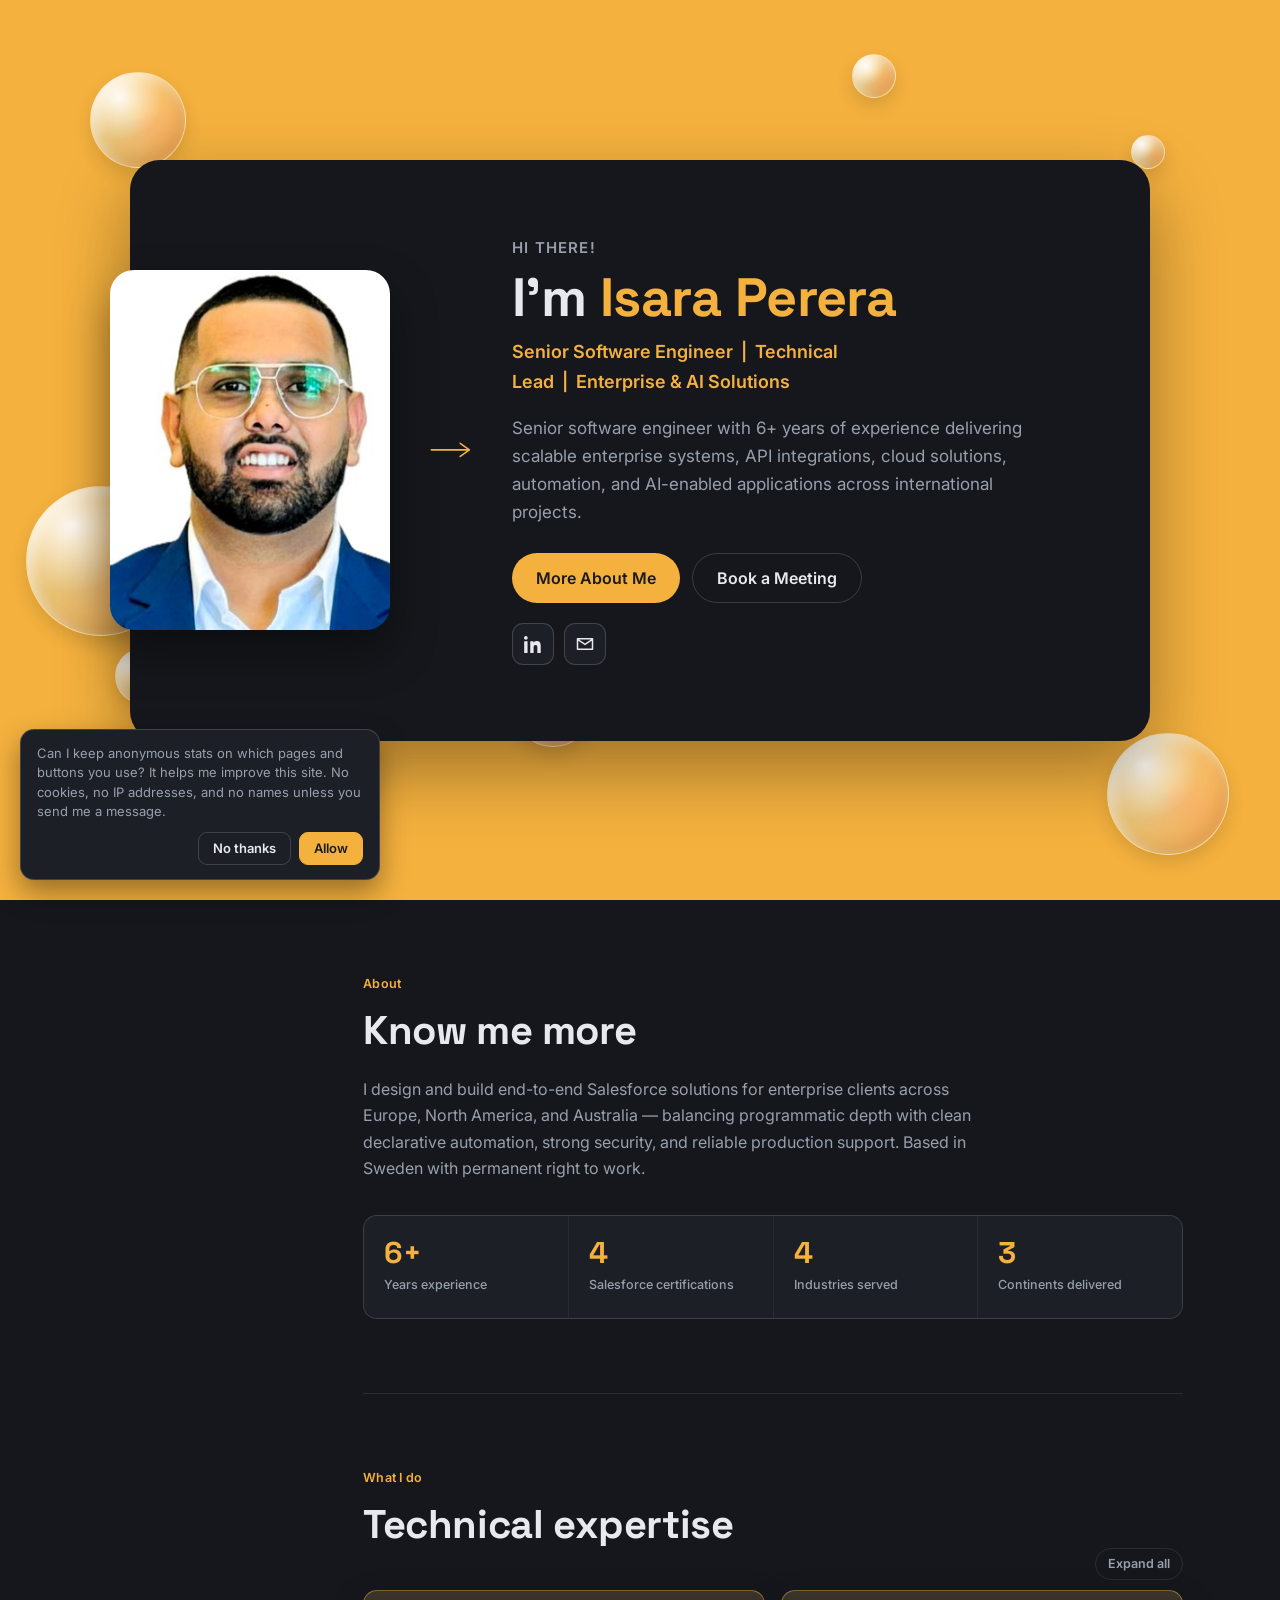
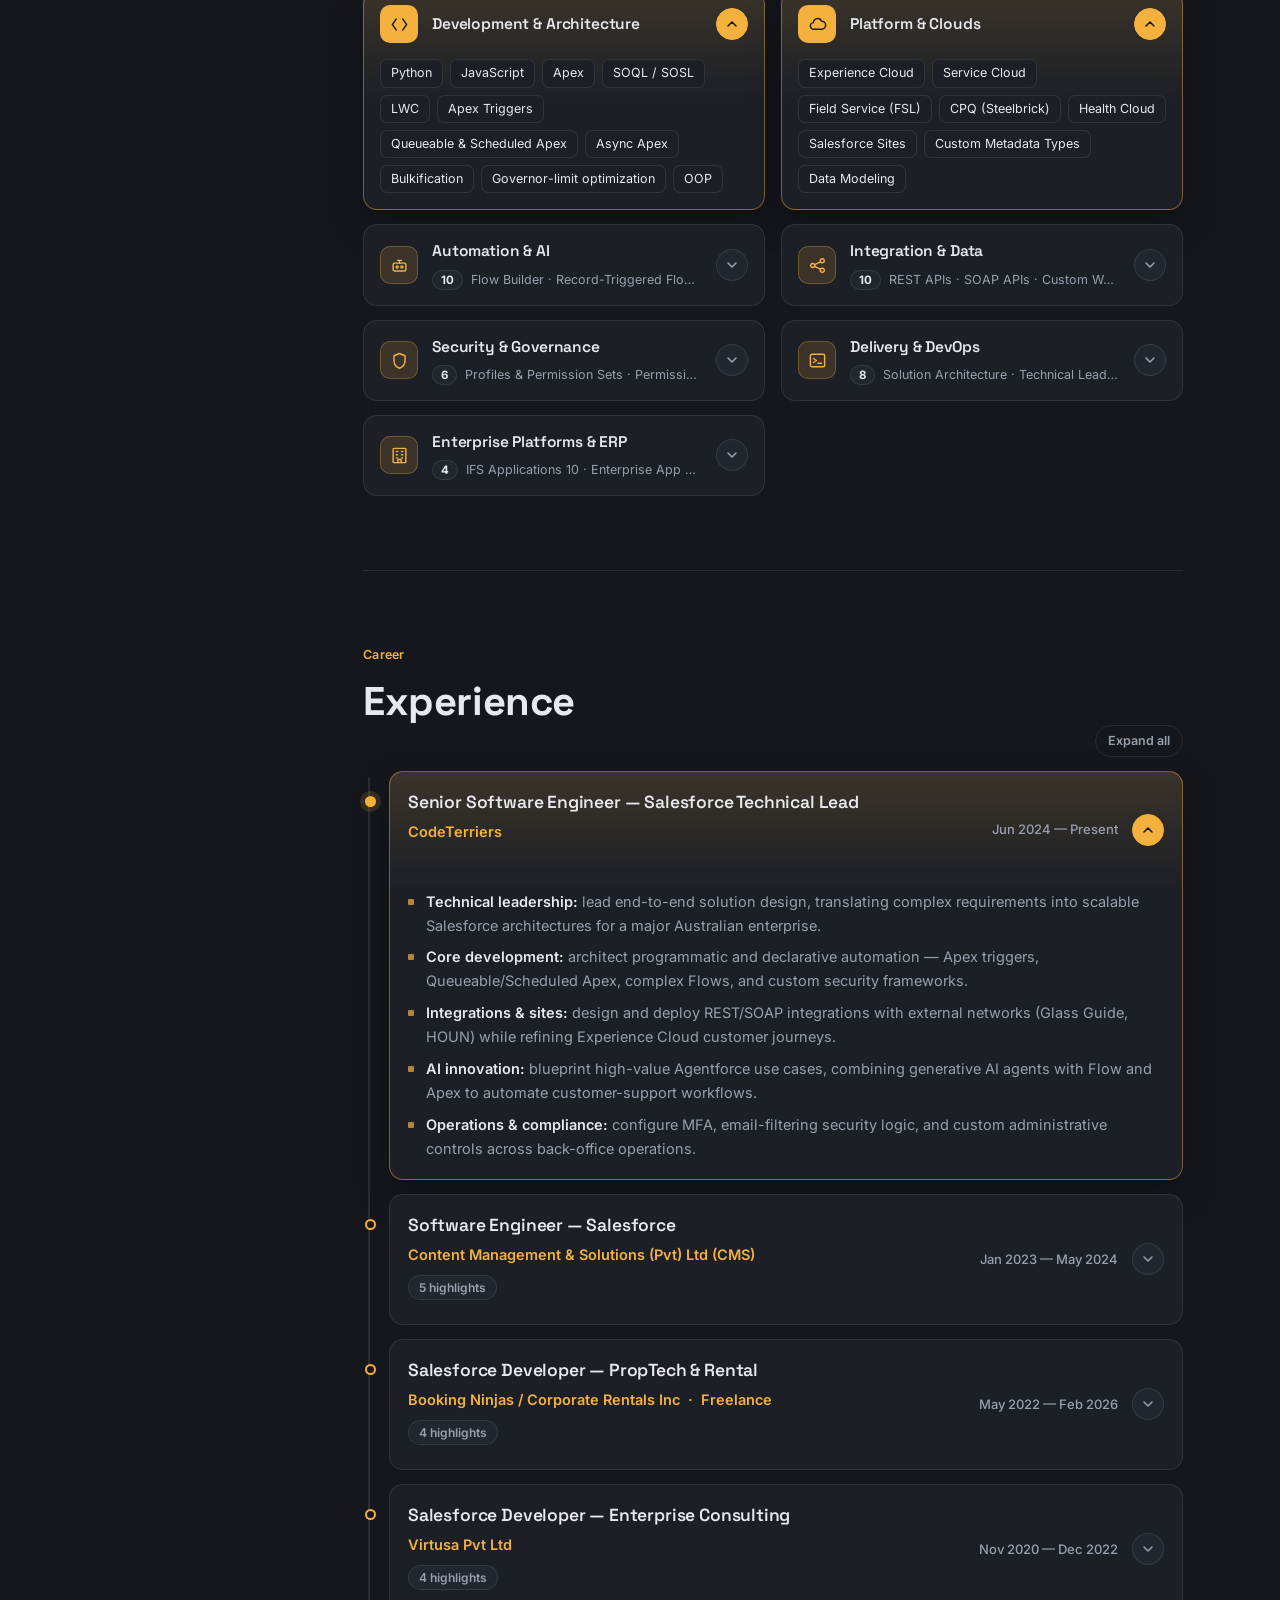
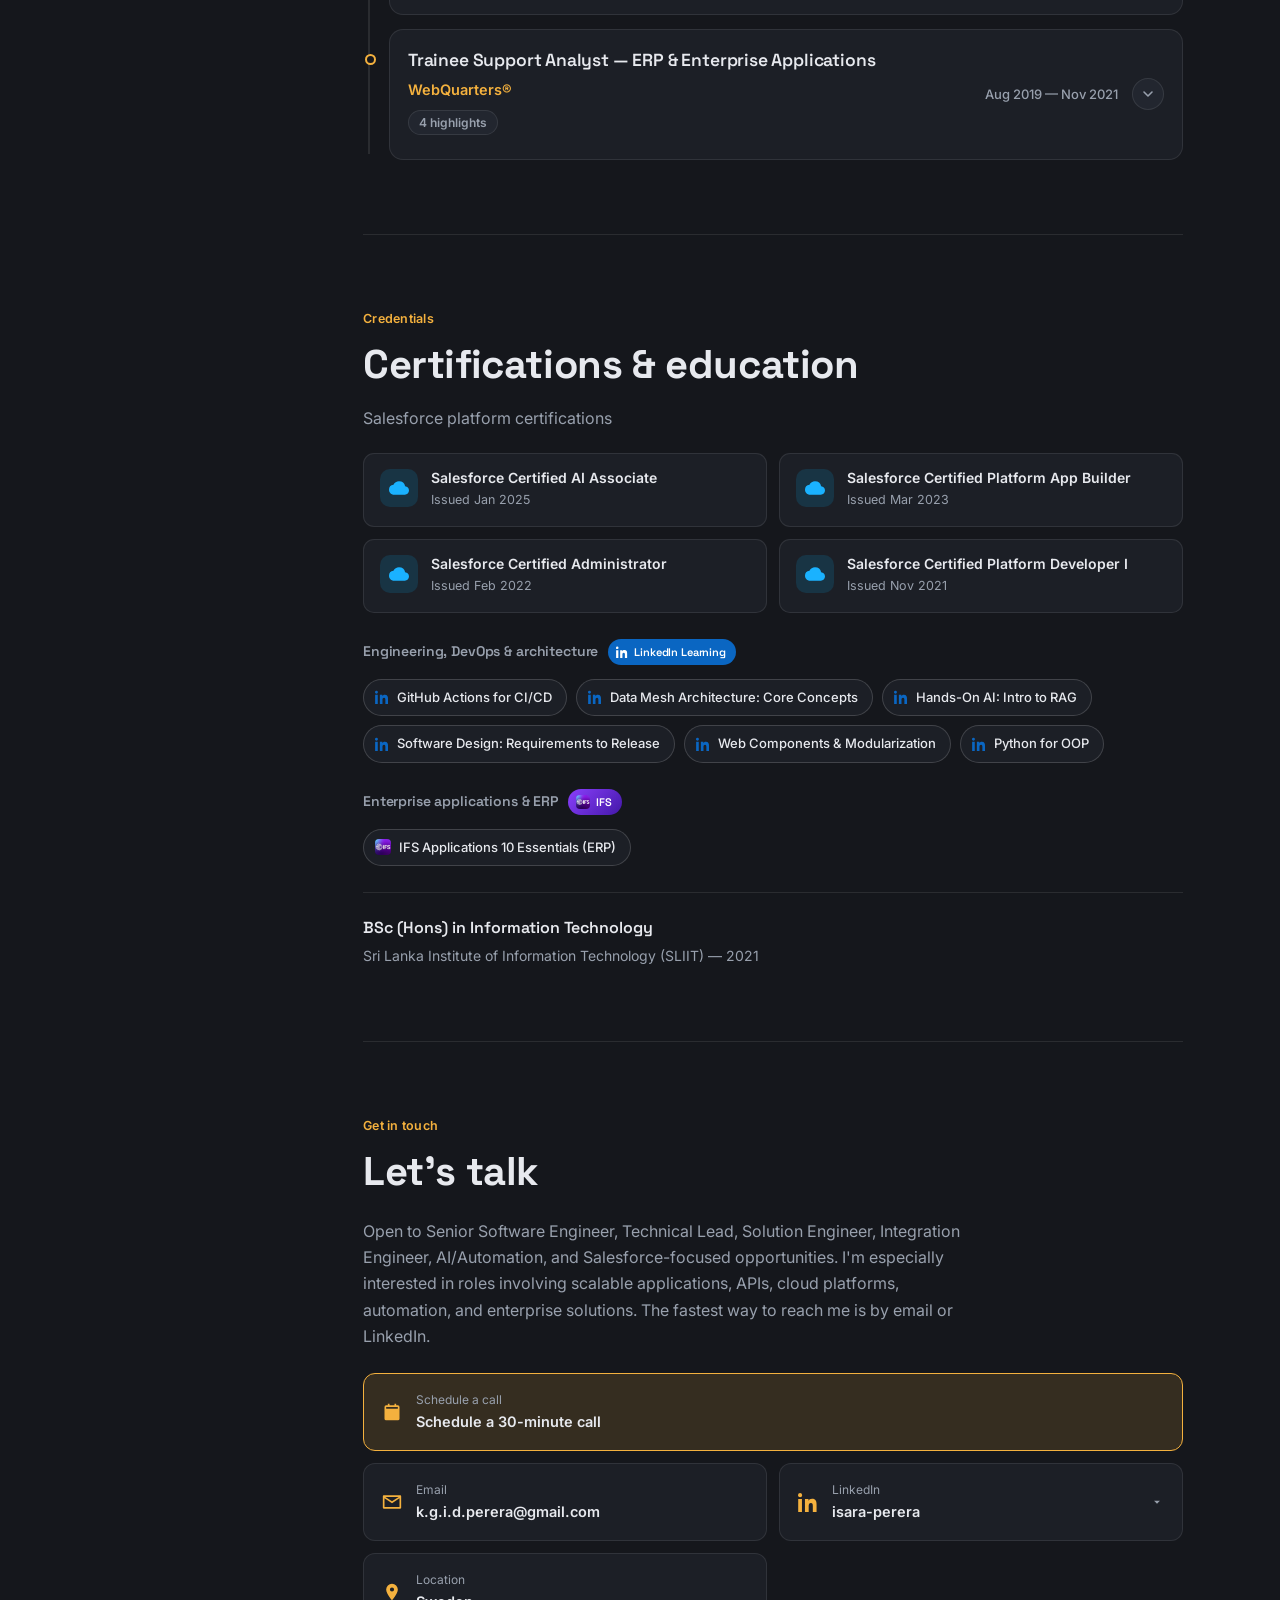
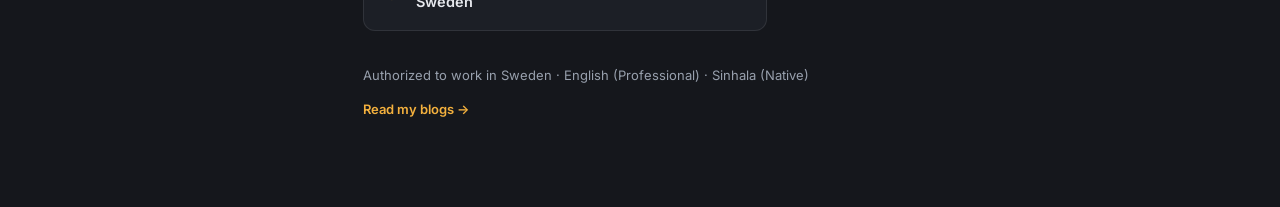
<file: index.html>
<!DOCTYPE html>
<html lang="en" data-theme="amber">
<head>
<meta charset="UTF-8">
<meta name="viewport" content="width=device-width, initial-scale=1, viewport-fit=cover">
<meta name="google-site-verification" content="HHTcmz56D9b83a07mxoFYYijJ1wUffvLpHTRKoMiZHQ" />
<title>Isara Perera — Senior Software Engineer & Technical Lead</title>
<link rel="preconnect" href="https://fonts.googleapis.com">
<link rel="preconnect" href="https://fonts.gstatic.com" crossorigin>
<link href="https://fonts.googleapis.com/css2?family=Space+Grotesk:wght@500;600;700&family=Inter:wght@400;500;600&display=swap" rel="stylesheet">
<link href="https://assets.calendly.com/assets/external/widget.css" rel="stylesheet">
<link rel="stylesheet" href="css/styles.css">
</head>
<body class="cover-open">

  <!-- LANDING COVER -->
  <div class="cover" id="cover">
    <div class="cover-bubbles" aria-hidden="true">
      <span class="bub b1"></span>
      <span class="bub b2"></span>
      <span class="bub b3"></span>
      <span class="bub b4"></span>
      <span class="bub b5"></span>
      <span class="bub b6"></span>
      <span class="bub b7"></span>
      <span class="bub b8"></span>
      <span class="bub b9"></span>
      <span class="bub b10"></span>
      <span class="bub b11"></span>
    </div>
    <div class="cover-card">
      <div class="cover-photo-wrap">
        <div class="cover-photo">
          <img id="coverImg" class="zoomable" alt="Isara Perera">
          <span class="zoom-hint"><svg viewBox="0 0 24 24" fill="none" stroke="currentColor" stroke-width="2"><circle cx="11" cy="11" r="7"/><path d="M21 21l-4.3-4.3M11 8v6M8 11h6"/></svg>Click to zoom</span>
        </div>
      </div>
      <div class="cover-arrow" aria-hidden="true">
        <svg viewBox="0 0 64 24" fill="none" xmlns="http://www.w3.org/2000/svg">
          <path d="M2 12h56M46 2l14 10-14 10" stroke="currentColor" stroke-width="2.4" stroke-linecap="round" stroke-linejoin="round"/>
        </svg>
      </div>
      <div class="cover-text">
        <p class="cover-hi">Hi there!</p>
        <h1 class="cover-name">I'm <b>Isara Perera</b></h1>
        <p class="cover-role">Senior Software Engineer &nbsp;|&nbsp; Technical Lead &nbsp;|&nbsp; Enterprise &amp; AI Solutions</p>
        <p class="cover-blurb">Senior software engineer with 6+ years of experience delivering scalable enterprise systems, API integrations, cloud solutions, automation, and AI-enabled applications across international projects.</p>
        <div class="cover-cta">
          <button type="button" class="btn solid cover-btn" id="moreAboutBtn">More About Me</button>
          <button type="button" class="btn ghost cover-btn calendly-trigger" data-calendly-url="https://calendly.com/k-g-i-d-perera/30min">Book a Meeting</button>
        </div>
        <div class="cover-quick" role="group" aria-label="Quick contact actions">
          <a href="https://www.linkedin.com/in/isara-perera-a43a0313a" target="_blank" rel="noopener" aria-label="LinkedIn">
            <svg viewBox="0 0 24 24"><path d="M4.98 3.5A2.5 2.5 0 1 1 0 3.5a2.5 2.5 0 0 1 4.98 0ZM.24 8.25h4.5V24H.24V8.25ZM8.24 8.25h4.32v2.15h.06c.6-1.14 2.07-2.34 4.26-2.34 4.56 0 5.4 3 5.4 6.9V24h-4.5v-6.9c0-1.65-.03-3.78-2.3-3.78-2.3 0-2.65 1.8-2.65 3.66V24h-4.5V8.25Z"/></svg>
          </a>
          <a href="mailto:k.g.i.d.perera@gmail.com" aria-label="Email">
            <svg viewBox="0 0 24 24"><path d="M2 4h20a1 1 0 0 1 1 1v14a1 1 0 0 1-1 1H2a1 1 0 0 1-1-1V5a1 1 0 0 1 1-1Zm10 7.2 8-5.2H4l8 5.2Zm0 2.3L3 7.6V18h18V7.6l-9 5.9Z"/></svg>
          </a>
        </div>
      </div>
    </div>
  </div>

  <!-- SIDEBAR (shared component: js/components/sidebar.js) -->
  <div id="site-sidebar" data-page="home"></div>
  <script src="js/components/sidebar.js"></script>

  <main>
    <!-- HERO -->
    <section id="home">
      <div class="hero-flex">
        <div class="hero-photo">
          <img id="heroImg" class="zoomable" alt="Isara Perera">
          <span class="zoom-hint"><svg viewBox="0 0 24 24" fill="none" stroke="currentColor" stroke-width="2"><circle cx="11" cy="11" r="7"/><path d="M21 21l-4.3-4.3M11 8v6M8 11h6"/></svg>Click to zoom</span>
        </div>
        <div class="hero-text">
          <h1 class="hero-name">I'm <b>Isara Perera</b></h1>
          <p class="hero-role">Senior Software Engineer &nbsp;|&nbsp; Technical Lead &nbsp;|&nbsp; Enterprise &amp; AI Solutions</p>
          <p class="hero-blurb">Senior Software Engineer and Technical Lead with 6+ years of experience across enterprise applications, ERP, integrations, automation, and cloud-based solutions. I turn complex business requirements into scalable, secure, and maintainable systems using modern software engineering practices, cloud platforms, APIs, automation, and AI — with deep expertise in Salesforce.</p>
          <div class="hero-cta">
            <a href="#experience" class="btn solid">See my work</a>
            <a href="#contact" class="btn ghost">Get in touch</a>
            <a href="Isara-Perera-CV.pdf" class="btn ghost" download><svg viewBox="0 0 24 24" fill="none" stroke="currentColor" stroke-width="2" stroke-linecap="round" stroke-linejoin="round" aria-hidden="true"><path d="M12 3v12"/><path d="M7 10l5 5 5-5"/><path d="M5 21h14"/></svg>Download CV</a>
          </div>
        </div>
      </div>
    </section>

    <!-- ABOUT -->
    <section id="about">
      <p class="eyebrow">About</p>
      <h2 class="title">Know me more</h2>
      <p class="lead">I design and build end-to-end Salesforce solutions for enterprise clients across Europe, North America, and Australia — balancing programmatic depth with clean declarative automation, strong security, and reliable production support. Based in Sweden with permanent right to work.</p>
      <div class="stats">
        <div class="stat"><div class="n">6+</div><div class="k">Years experience</div></div>
        <div class="stat"><div class="n">4</div><div class="k">Salesforce certifications</div></div>
        <div class="stat"><div class="n">4</div><div class="k">Industries served</div></div>
        <div class="stat"><div class="n">3</div><div class="k">Continents delivered</div></div>
      </div>
    </section>

    <!-- EXPERTISE -->
    <section id="expertise">
      <p class="eyebrow">What I do</p>
      <h2 class="title">Technical expertise</h2>
      <div class="exp-grid">
        <div class="exp-cat">
          <h3>Development &amp; Architecture</h3>
          <div class="tags">
            <span class="tag">Python</span><span class="tag">JavaScript</span>
            <span class="tag">Apex</span><span class="tag">SOQL / SOSL</span><span class="tag">LWC</span>
            <span class="tag">Apex Triggers</span><span class="tag">Queueable &amp; Scheduled Apex</span>
            <span class="tag">Async Apex</span><span class="tag">Bulkification</span>
            <span class="tag">Governor-limit optimization</span><span class="tag">OOP</span>
          </div>
        </div>
        <div class="exp-cat">
          <h3>Platform &amp; Clouds</h3>
          <div class="tags">
            <span class="tag">Experience Cloud</span><span class="tag">Service Cloud</span>
            <span class="tag">Field Service (FSL)</span><span class="tag">CPQ (Steelbrick)</span>
            <span class="tag">Health Cloud</span><span class="tag">Salesforce Sites</span>
            <span class="tag">Custom Metadata Types</span><span class="tag">Data Modeling</span>
          </div>
        </div>
        <div class="exp-cat">
          <h3>Automation &amp; AI</h3>
          <div class="tags">
            <span class="tag">Flow Builder</span><span class="tag">Record-Triggered Flows</span>
            <span class="tag">Screen Flows</span><span class="tag">Agentforce</span>
            <span class="tag">AI Agents</span><span class="tag">Prompt Engineering</span>
            <span class="tag">Einstein AI</span><span class="tag">LLM Integrations</span>
            <span class="tag">Validation Rules</span><span class="tag">Approval Processes</span>
          </div>
        </div>
        <div class="exp-cat">
          <h3>Integration &amp; Data</h3>
          <div class="tags">
            <span class="tag">REST APIs</span><span class="tag">SOAP APIs</span>
            <span class="tag">Custom Web Services</span><span class="tag">ERP integrations</span>
            <span class="tag">Stripe</span><span class="tag">Twilio</span><span class="tag">Calendly</span><span class="tag">WhatsApp</span>
            <span class="tag">Workbench</span><span class="tag">Data Loader</span>
          </div>
        </div>
        <div class="exp-cat">
          <h3>Security &amp; Governance</h3>
          <div class="tags">
            <span class="tag">Profiles &amp; Permission Sets</span><span class="tag">Permission Set Groups</span>
            <span class="tag">Sharing Rules</span><span class="tag">OWD</span>
            <span class="tag">Field-Level Security</span><span class="tag">MFA configuration</span>
          </div>
        </div>
        <div class="exp-cat">
          <h3>Delivery &amp; DevOps</h3>
          <div class="tags">
            <span class="tag">Solution Architecture</span><span class="tag">Technical Leadership</span>
            <span class="tag">Agile / Scrum</span><span class="tag">CI/CD Pipelines</span>
            <span class="tag">GitHub Actions</span><span class="tag">SFDX CLI</span>
            <span class="tag">Git</span><span class="tag">Production Support</span>
          </div>
        </div>
        <div class="exp-cat">
          <h3>Enterprise Platforms &amp; ERP</h3>
          <div class="tags">
            <span class="tag">IFS Applications 10</span><span class="tag">Enterprise App Support</span>
            <span class="tag">ERP Integrations</span><span class="tag">Business Process Analysis</span>
          </div>
        </div>
      </div>
    </section>

    <!-- EXPERIENCE -->
    <section id="experience">
      <p class="eyebrow">Career</p>
      <h2 class="title">Experience</h2>
      <div class="timeline">
        <article class="job">
          <div class="top">
            <div>
              <h3 class="jt">Senior Software Engineer — Salesforce Technical Lead</h3>
              <p class="co">CodeTerriers</p>
            </div>
            <span class="when">Jun 2024 — Present</span>
          </div>
          <ul>
            <li><b>Technical leadership:</b> lead end-to-end solution design, translating complex requirements into scalable Salesforce architectures for a major Australian enterprise.</li>
            <li><b>Core development:</b> architect programmatic and declarative automation — Apex triggers, Queueable/Scheduled Apex, complex Flows, and custom security frameworks.</li>
            <li><b>Integrations &amp; sites:</b> design and deploy REST/SOAP integrations with external networks (Glass Guide, HOUN) while refining Experience Cloud customer journeys.</li>
            <li><b>AI innovation:</b> blueprint high-value Agentforce use cases, combining generative AI agents with Flow and Apex to automate customer-support workflows.</li>
            <li><b>Operations &amp; compliance:</b> configure MFA, email-filtering security logic, and custom administrative controls across back-office operations.</li>
          </ul>
        </article>

        <article class="job">
          <div class="top">
            <div>
              <h3 class="jt">Software Engineer — Salesforce</h3>
              <p class="co">Content Management &amp; Solutions (Pvt) Ltd (CMS)</p>
            </div>
            <span class="when">Jan 2023 — May 2024</span>
          </div>
          <ul>
            <li><b>Enterprise delivery:</b> led development and administration for European enterprise clients across Field Service, CPQ, and Experience Cloud.</li>
            <li><b>Field Service:</b> implemented mobile features and customized dispatching workflows, improving efficiency for field technicians.</li>
            <li><b>CPQ &amp; configuration:</b> resolved complex CPQ billing issues, optimized Flows, and managed user access via custom profiles and permission sets.</li>
            <li><b>Data management:</b> executed large-scale data migrations, sanitization, and test-data pipelines using Workbench and Data Loader.</li>
            <li><b>Integration:</b> supported custom API integrations connecting external ERP systems to the Salesforce platform.</li>
          </ul>
        </article>

        <article class="job">
          <div class="top">
            <div>
              <h3 class="jt">Salesforce Developer — PropTech &amp; Rental</h3>
              <p class="co">Booking Ninjas / Corporate Rentals Inc &nbsp;·&nbsp; Freelance</p>
            </div>
            <span class="when">May 2022 — Feb 2026</span>
          </div>
          <ul>
            <li><b>Content architecture:</b> built a dynamic, Salesforce-powered website letting non-technical stakeholders publish pages and manage articles purely through declarative configuration.</li>
            <li><b>Component engineering:</b> developed a scalable custom Quote Manager and customer-facing quote pipelines using Apex and Lightning Web Components.</li>
            <li><b>Omnichannel integration:</b> connected Stripe, Calendly, WhatsApp, and Twilio to drive scheduling, messaging, and digital payment collection.</li>
            <li><b>Portal deployment:</b> built and supported secure, high-traffic Support and Client Portals on Experience Cloud, Salesforce Sites, and automated REST integrations.</li>
          </ul>
        </article>

        <article class="job">
          <div class="top">
            <div>
              <h3 class="jt">Salesforce Developer — Enterprise Consulting</h3>
              <p class="co">Virtusa Pvt Ltd</p>
            </div>
            <span class="when">Nov 2020 — Dec 2022</span>
          </div>
          <ul>
            <li><b>Health Cloud:</b> designed healthcare workflows, console configurations, and custom automation using Salesforce Health Cloud.</li>
            <li><b>Backend automation:</b> built performant Apex triggers, scheduled batch jobs, and Queueable logic for scalable execution under high data loads.</li>
            <li><b>Platform security:</b> modeled data with custom objects, schema fields, flexible layouts, and fine-tuned field-level security.</li>
            <li><b>Consulting &amp; release:</b> provided production support, fixed bugs across test and production, and executed deployments through complex sandbox pipelines.</li>
          </ul>
        </article>

        <article class="job">
          <div class="top">
            <div>
              <h3 class="jt">Trainee Support Analyst — ERP &amp; Enterprise Applications</h3>
              <p class="co">WebQuarters&reg;</p>
            </div>
            <span class="when">Aug 2019 — Nov 2021</span>
          </div>
          <ul>
            <li><b>ERP application support:</b> supported enterprise application operations with exposure to IFS Applications 10, assisting users with system issues, business processes, and day-to-day application support.</li>
            <li><b>Issue investigation:</b> investigated user-reported incidents, identified functional and technical issues, and coordinated with internal teams for timely resolution.</li>
            <li><b>Business process support:</b> assisted with ERP-related workflows, data handling, and operational processes across enterprise application environments.</li>
            <li><b>Technical support:</b> provided user assistance, troubleshooting, and application guidance while building foundational experience in enterprise systems and ERP platforms.</li>
          </ul>
        </article>
      </div>
    </section>

    <!-- CERTIFICATIONS -->
    <section id="certifications">
      <p class="eyebrow">Credentials</p>
      <h2 class="title">Certifications &amp; education</h2>
      <p class="lead cert-lead">Salesforce platform certifications</p>
      <div class="cert-grid">
        <div class="cert"><div class="badge" aria-hidden="true"></div><div><div class="cn">Salesforce Certified AI Associate</div><div class="cd">Issued Jan 2025</div></div></div>
        <div class="cert"><div class="badge" aria-hidden="true"></div><div><div class="cn">Salesforce Certified Platform App Builder</div><div class="cd">Issued Mar 2023</div></div></div>
        <div class="cert"><div class="badge" aria-hidden="true"></div><div><div class="cn">Salesforce Certified Administrator</div><div class="cd">Issued Feb 2022</div></div></div>
        <div class="cert"><div class="badge" aria-hidden="true"></div><div><div class="cn">Salesforce Certified Platform Developer I</div><div class="cd">Issued Nov 2021</div></div></div>
      </div>

      <div class="cert-more">
        <h3>Engineering, DevOps &amp; architecture <span class="prov"><svg viewBox="0 0 24 24" aria-hidden="true"><path d="M4.98 3.5A2.5 2.5 0 1 1 0 3.5a2.5 2.5 0 0 1 4.98 0ZM.24 8.25h4.5V24H.24V8.25ZM8.24 8.25h4.32v2.15h.06c.6-1.14 2.07-2.34 4.26-2.34 4.56 0 5.4 3 5.4 6.9V24h-4.5v-6.9c0-1.65-.03-3.78-2.3-3.78-2.3 0-2.65 1.8-2.65 3.66V24h-4.5V8.25Z"/></svg>LinkedIn Learning</span></h3>
        <div class="chips">
          <span class="chip">GitHub Actions for CI/CD</span>
          <span class="chip">Data Mesh Architecture: Core Concepts</span>
          <span class="chip">Hands-On AI: Intro to RAG</span>
          <span class="chip">Software Design: Requirements to Release</span>
          <span class="chip">Web Components &amp; Modularization</span>
          <span class="chip">Python for OOP</span>
        </div>
      </div>

      <div class="cert-more">
        <h3>Enterprise applications &amp; ERP <span class="prov prov-ifs"><img src="assets/img/ifs.png" alt="" />IFS</span></h3>
        <div class="chips">
          <span class="chip chip-ifs">IFS Applications 10 Essentials (ERP)</span>
        </div>
      </div>

      <div class="edu">
        <div class="d">BSc (Hons) in Information Technology</div>
        <div class="s">Sri Lanka Institute of Information Technology (SLIIT) — 2021</div>
      </div>
    </section>

    <!-- CONTACT -->
    <section id="contact">
      <p class="eyebrow">Get in touch</p>
      <h2 class="title">Let's talk</h2>
      <p class="lead">Open to Senior Software Engineer, Technical Lead, Solution Engineer, Integration Engineer, AI/Automation, and Salesforce-focused opportunities. I'm especially interested in roles involving scalable applications, APIs, cloud platforms, automation, and enterprise solutions. The fastest way to reach me is by email or LinkedIn.</p>
      <div class="contact-grid">
        <a class="cc cc-cal calendly-trigger" href="https://calendly.com/k-g-i-d-perera/30min" target="_blank" rel="noopener" data-calendly-url="https://calendly.com/k-g-i-d-perera/30min">
          <svg viewBox="0 0 24 24"><path d="M7 2v2H5a2 2 0 0 0-2 2v14a2 2 0 0 0 2 2h14a2 2 0 0 0 2-2V6a2 2 0 0 0-2-2h-2V2h-2v2H9V2H7Zm12 8H5v10h14V10ZM5 8V6h14v2H5Z"/></svg>
          <div><div class="l">Schedule a call</div><div class="v">Schedule a 30-minute call</div></div>
        </a>
        <a class="cc" href="mailto:k.g.i.d.perera@gmail.com">
          <svg viewBox="0 0 24 24"><path d="M2 4h20a1 1 0 0 1 1 1v14a1 1 0 0 1-1 1H2a1 1 0 0 1-1-1V5a1 1 0 0 1 1-1Zm10 7.2 8-5.2H4l8 5.2Zm0 2.3L3 7.6V18h18V7.6l-9 5.9Z"/></svg>
          <div><div class="l">Email</div><div class="v">k.g.i.d.perera@gmail.com</div></div>
        </a>
        <div class="cc cc-phone" id="linkedinCard" role="button" tabindex="0" aria-haspopup="true" aria-expanded="false">
          <svg viewBox="0 0 24 24"><path d="M4.98 3.5A2.5 2.5 0 1 1 0 3.5a2.5 2.5 0 0 1 4.98 0ZM.24 8.25h4.5V24H.24V8.25ZM8.24 8.25h4.32v2.15h.06c.6-1.14 2.07-2.34 4.26-2.34 4.56 0 5.4 3 5.4 6.9V24h-4.5v-6.9c0-1.65-.03-3.78-2.3-3.78-2.3 0-2.65 1.8-2.65 3.66V24h-4.5V8.25Z"/></svg>
          <div><div class="l">LinkedIn</div><div class="v">isara-perera</div></div>
          <svg class="chev" viewBox="0 0 24 24"><path d="M7 10l5 5 5-5z"/></svg>
          <div class="phone-menu" id="linkedinMenu">
            <a class="li-opt" href="https://www.linkedin.com/in/isara-perera-a43a0313a" target="_blank" rel="noopener">
              <svg viewBox="0 0 24 24"><path d="M4.98 3.5A2.5 2.5 0 1 1 0 3.5a2.5 2.5 0 0 1 4.98 0ZM.24 8.25h4.5V24H.24V8.25ZM8.24 8.25h4.32v2.15h.06c.6-1.14 2.07-2.34 4.26-2.34 4.56 0 5.4 3 5.4 6.9V24h-4.5v-6.9c0-1.65-.03-3.78-2.3-3.78-2.3 0-2.65 1.8-2.65 3.66V24h-4.5V8.25Z"/></svg>
              Connect
            </a>
            <a class="li-opt" href="https://www.linkedin.com/messaging/compose/?recipient=isara-perera-a43a0313a" target="_blank" rel="noopener">
              <svg viewBox="0 0 24 24"><path d="M20 2H4a2 2 0 0 0-2 2v18l4-4h14a2 2 0 0 0 2-2V4a2 2 0 0 0-2-2Z"/></svg>
              Message
            </a>
          </div>
        </div>
        <div class="cc" style="cursor:default">
          <svg viewBox="0 0 24 24"><path d="M12 2a7 7 0 0 0-7 7c0 5 7 13 7 13s7-8 7-13a7 7 0 0 0-7-7Zm0 9.5A2.5 2.5 0 1 1 12 6.5a2.5 2.5 0 0 1 0 5Z"/></svg>
          <div><div class="l">Location</div><div class="v">Sweden</div></div>
        </div>
      </div>
      <p class="foot-note">Authorized to work in Sweden · English (Professional) · Sinhala (Native)</p>
      <p class="foot-note foot-link"><a href="blog.html">Read my blogs →</a></p>
    </section>
  </main>

  <!-- PHOTO LIGHTBOX -->
  <div class="lightbox" id="lightbox" role="dialog" aria-modal="true" aria-label="Enlarged photo">
    <button class="lightbox-close" id="lightboxClose" aria-label="Close">
      <svg viewBox="0 0 24 24" fill="none" stroke="currentColor" stroke-width="2"><path d="M6 6l12 12M18 6L6 18"/></svg>
    </button>
    <img id="lightboxImg" alt="Isara Perera">
  </div>

  <!-- SKILL DETAIL POPUP -->
  <div class="skill-modal" id="skillModal" role="dialog" aria-modal="true" aria-labelledby="skillModalTitle">
    <div class="skill-modal-backdrop" data-close></div>
    <div class="skill-modal-panel">
      <button class="skill-modal-close" id="skillModalClose" aria-label="Close" data-close>
        <svg viewBox="0 0 24 24" fill="none" stroke="currentColor" stroke-width="2"><path d="M6 6l12 12M18 6L6 18"/></svg>
      </button>
      <div class="skill-modal-icon" id="skillModalIcon" aria-hidden="true"></div>
      <p class="skill-modal-category" id="skillModalCategory"></p>
      <h3 class="skill-modal-title" id="skillModalTitle"></h3>
      <div class="skill-modal-body">
        <div class="sm-block">
          <h4>In plain terms</h4>
          <p id="skillModalPlain"></p>
        </div>
        <div class="sm-block">
          <h4>Technical detail</h4>
          <p id="skillModalTechnical"></p>
        </div>
        <div class="sm-block">
          <h4>Where I've used it</h4>
          <p id="skillModalExample"></p>
        </div>
      </div>
    </div>
  </div>

  <!-- FLOATING QUICK ACTIONS -->
  <div class="fab-wrap" id="fabWrap">
    <div class="fab-actions" id="fabActions">
      <a class="fab-action" href="https://www.linkedin.com/in/isara-perera-a43a0313a" target="_blank" rel="noopener" aria-label="Connect on LinkedIn">
        <span class="fab-label">Connect on LinkedIn</span>
        <span class="fab-ico" style="background:#0a66c2"><svg viewBox="0 0 24 24" fill="#fff" aria-hidden="true"><path d="M4.98 3.5A2.5 2.5 0 1 1 0 3.5a2.5 2.5 0 0 1 4.98 0ZM.24 8.25h4.5V24H.24V8.25ZM8.24 8.25h4.32v2.15h.06c.6-1.14 2.07-2.34 4.26-2.34 4.56 0 5.4 3 5.4 6.9V24h-4.5v-6.9c0-1.65-.03-3.78-2.3-3.78-2.3 0-2.65 1.8-2.65 3.66V24h-4.5V8.25Z"/></svg></span>
      </a>
      <a class="fab-action" href="https://www.linkedin.com/messaging/compose/?recipient=isara-perera-a43a0313a" target="_blank" rel="noopener" aria-label="Message on LinkedIn">
        <span class="fab-label">Message on LinkedIn</span>
        <span class="fab-ico" style="background:#0a66c2"><svg viewBox="0 0 24 24" fill="#fff" aria-hidden="true"><path d="M20 2H4a2 2 0 0 0-2 2v18l4-4h14a2 2 0 0 0 2-2V4a2 2 0 0 0-2-2Z"/></svg></span>
      </a>
      <button type="button" class="fab-action calendly-trigger" data-calendly-url="https://calendly.com/k-g-i-d-perera/30min" aria-label="Schedule a meeting">
        <span class="fab-label">Schedule meeting</span>
        <span class="fab-ico" style="background:var(--surface);border:1px solid var(--line-strong)"><svg viewBox="0 0 24 24" fill="var(--accent)" aria-hidden="true"><path d="M7 2v2H5a2 2 0 0 0-2 2v14a2 2 0 0 0 2 2h14a2 2 0 0 0 2-2V6a2 2 0 0 0-2-2h-2V2h-2v2H9V2H7Zm12 8H5v10h14V10ZM5 8V6h14v2H5Z"/></svg></span>
      </button>
    </div>
    <button type="button" class="fab-main" id="fabMain" aria-haspopup="true" aria-expanded="false" aria-controls="fabActions" aria-label="Quick contact actions">
      <span class="fab-pulse" aria-hidden="true"></span>
      <svg class="fab-ico-open" viewBox="0 0 24 24" aria-hidden="true"><path d="M13 2a9 9 0 0 1 9 9"/><path d="M13 6a5 5 0 0 1 5 5"/><path d="M13.8 16.6a1 1 0 0 0 1.2-.3l.4-.5A2 2 0 0 1 17 15h3a2 2 0 0 1 2 2v3a2 2 0 0 1-2 2A18 18 0 0 1 2 4a2 2 0 0 1 2-2h3a2 2 0 0 1 2 2v3a2 2 0 0 1-.8 1.6l-.5.4a1 1 0 0 0-.3 1.2 14 14 0 0 0 6.4 6.4"/></svg>
      <svg class="fab-ico-close" viewBox="0 0 24 24" aria-hidden="true"><path d="M18 6 6 18M6 6l12 12"/></svg>
    </button>
  </div>

<script src="https://assets.calendly.com/assets/external/widget.js" async></script>
<script src="js/skills-data.js"></script>
<script src="js/main.js"></script>
<script src="js/analytics-config.js"></script>
<script src="js/tracker.js"></script>
<script src="js/components/message.js"></script>
</body>
</html>
</file>
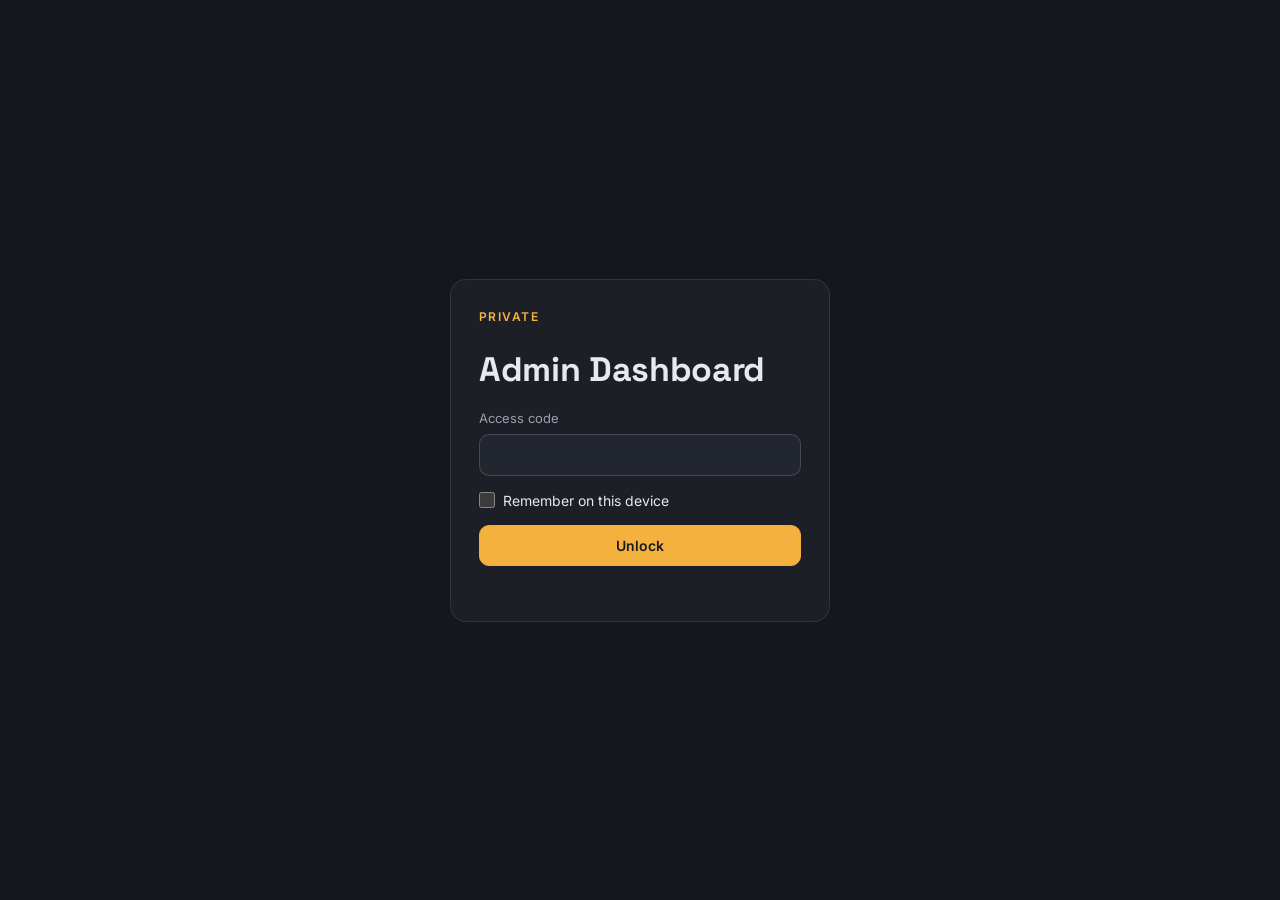
<file: admin.html>
<!DOCTYPE html>
<html lang="en" data-theme="amber">
<head>
<meta charset="UTF-8">
<meta name="viewport" content="width=device-width, initial-scale=1, viewport-fit=cover">
<meta name="robots" content="noindex, nofollow">
<title>Admin Dashboard</title>
<link rel="preconnect" href="https://fonts.googleapis.com">
<link rel="preconnect" href="https://fonts.gstatic.com" crossorigin>
<link href="https://fonts.googleapis.com/css2?family=Space+Grotesk:wght@500;600;700&family=Inter:wght@400;500;600&display=swap" rel="stylesheet">
<link rel="stylesheet" href="css/admin.css">
</head>
<body>

  <!-- ACCESS CODE -->
  <section class="login" id="loginView" hidden>
    <form class="login-card" id="loginForm">
      <p class="eyebrow">Private</p>
      <h1>Admin Dashboard</h1>
      <label>Access code<input type="password" id="loginCode" autocomplete="current-password" required></label>
      <label class="check"><input type="checkbox" id="loginRemember"> Remember on this device</label>
      <button type="submit" class="btn solid" id="loginBtn">Unlock</button>
      <p class="login-error" id="loginError" role="alert"></p>
    </form>
  </section>

  <!-- NOT CONFIGURED -->
  <section class="login" id="setupView" hidden>
    <div class="login-card">
      <p class="eyebrow">Private</p>
      <h1>The dashboard isn't set up yet</h1>
      <p class="muted">Follow the steps at the top of <code>analytics/apps-script.gs</code>, then paste the Web app URL into <code>js/analytics-config.js</code>.</p>
    </div>
  </section>

  <!-- DASHBOARD -->
  <div class="dash" id="dashView" hidden>
    <header class="dash-head">
      <div>
        <p class="eyebrow">Private</p>
        <h1>Admin Dashboard</h1>
      </div>
      <div class="dash-controls">
        <a class="btn ghost" id="sheetLink" target="_blank" rel="noopener" hidden>Open sheet</a>
        <div class="seg" id="rangeSeg" role="group" aria-label="Date range">
          <button type="button" data-days="1">24h</button>
          <button type="button" data-days="7" aria-pressed="true">7 days</button>
          <button type="button" data-days="30">30 days</button>
          <button type="button" data-days="90">90 days</button>
        </div>
        <button type="button" class="btn ghost" id="refreshBtn">Refresh</button>
        <button type="button" class="btn ghost" id="logoutBtn">Lock</button>
      </div>
    </header>
    <nav class="tabs" role="tablist" aria-label="Dashboard sections">
      <button type="button" role="tab" id="tab-overview" aria-controls="overviewPanel" aria-selected="true" data-tab="overview">Analytics</button>
      <button type="button" role="tab" id="tab-messages" aria-controls="messagesPanel" aria-selected="false" data-tab="messages">Messages <span class="count" id="newCount" hidden></span></button>
    </nav>
    <p class="dash-note" id="dashNote"></p>

    <!-- ANALYTICS -->
    <div id="overviewPanel" role="tabpanel" aria-labelledby="tab-overview">
    <div class="attention" id="attention" hidden></div>

    <div class="tiles" id="tiles"></div>

    <section class="card wide">
      <h2>Visitors per day</h2>
      <div class="daychart" id="dayChart"></div>
    </section>

    <div class="grid">
      <section class="card"><h2>Contact actions</h2><p class="sub">Calls, emails, meetings, CV downloads</p><div id="contactList"></div></section>
      <section class="card"><h2>Most clicked</h2><p class="sub">Any button or link, by label and where it sits</p><div id="clickList"></div></section>
      <section class="card"><h2>Sections reached</h2><p class="sub">Share of home-page visits that scrolled to each section</p><div id="sectionList"></div></section>
      <section class="card"><h2>Pages</h2><p class="sub">Views and average time on page</p><div id="pageList"></div></section>
      <section class="card"><h2>Skills opened</h2><p class="sub">Expertise tags clicked</p><div id="skillList"></div></section>
      <section class="card"><h2>Blog posts read</h2><div id="blogList"></div></section>
      <section class="card"><h2>Blog searches</h2><div id="searchList"></div></section>
      <section class="card"><h2>Where visitors came from</h2><div id="refList"></div></section>
      <section class="card"><h2>Locations</h2><p class="sub">From the visitor's time zone</p><div id="geoList"></div></section>
      <section class="card"><h2>Devices &amp; browsers</h2><div id="deviceList"></div></section>
    </div>

    <section class="card wide">
      <h2>Visits</h2>
      <p class="sub">Each visit, newest first. Open one to see everything that visitor did, in order.</p>
      <div id="sessionList"></div>
      <button type="button" class="btn ghost more" id="moreSessions" hidden>Show more</button>
    </section>
    </div>

    <!-- MESSAGES -->
    <div id="messagesPanel" role="tabpanel" aria-labelledby="tab-messages" hidden>
      <div class="msg-toolbar">
        <div class="seg" id="msgFilter" role="group" aria-label="Show">
          <button type="button" data-filter="new" aria-pressed="true">Needs reply</button>
          <button type="button" data-filter="inbox">Inbox</button>
          <button type="button" data-filter="replied">Replied</button>
          <button type="button" data-filter="archived">Archived</button>
        </div>
        <input type="search" class="msg-search" id="msgSearch" placeholder="Search name, email or text" aria-label="Search messages">
      </div>
      <div id="msgList"></div>
    </div>
  </div>

  <div class="toast" id="toast" role="status" aria-live="polite" hidden></div>

  <div class="tip" id="tip" role="tooltip" hidden></div>

<script src="js/analytics-config.js"></script>
<script src="js/admin.js"></script>
</body>
</html>
</file>
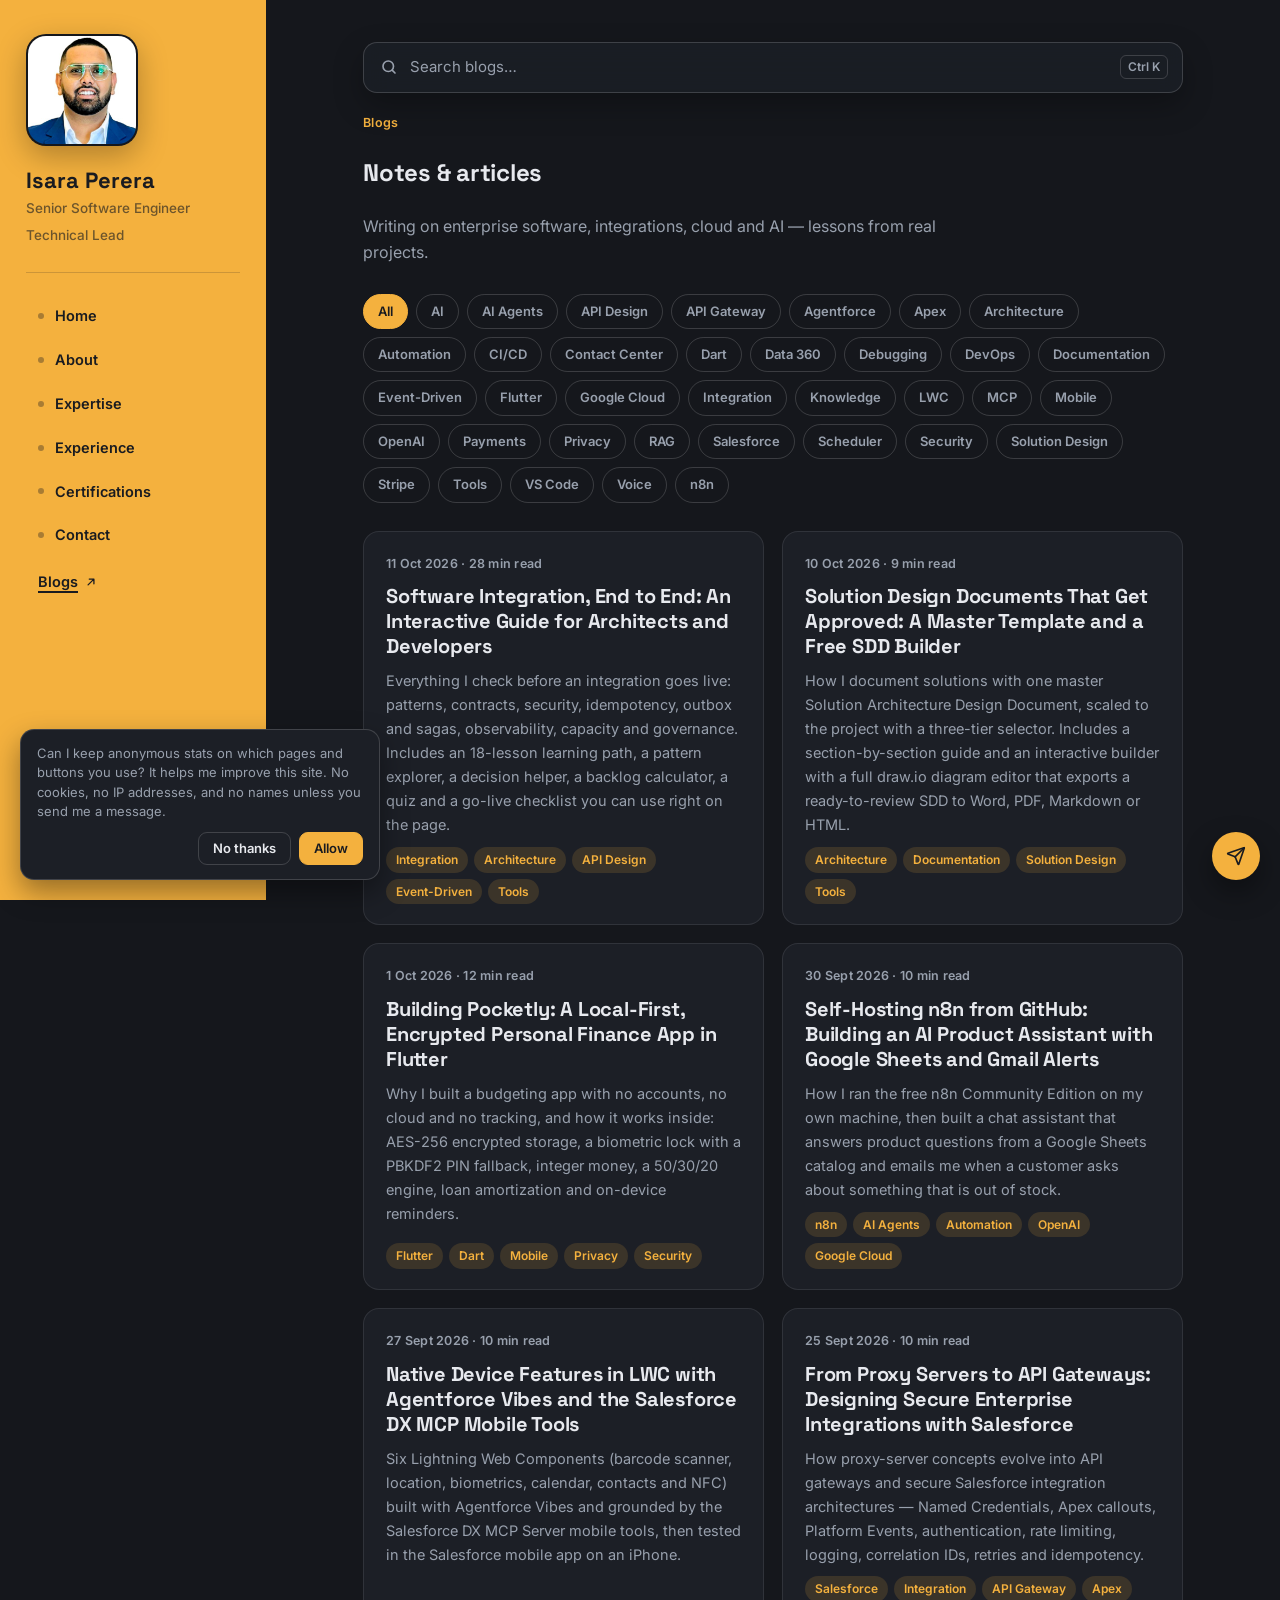
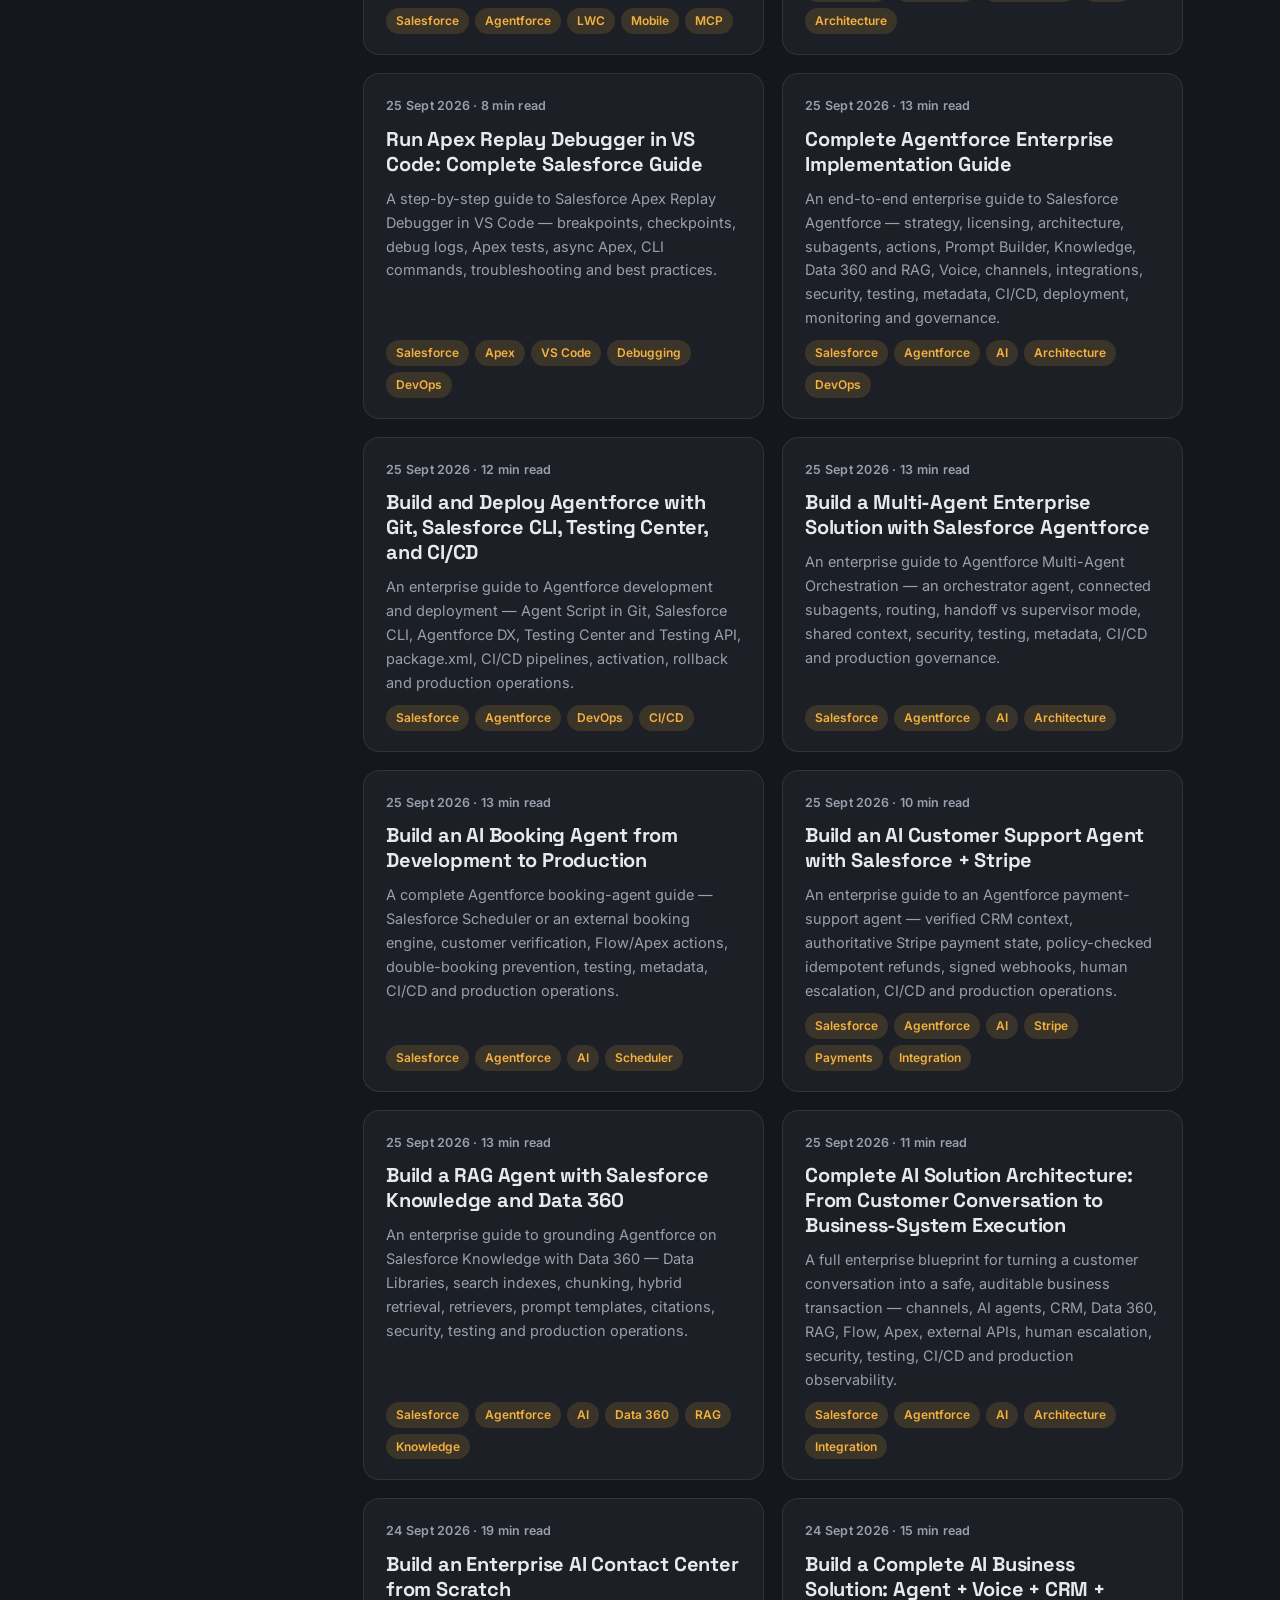
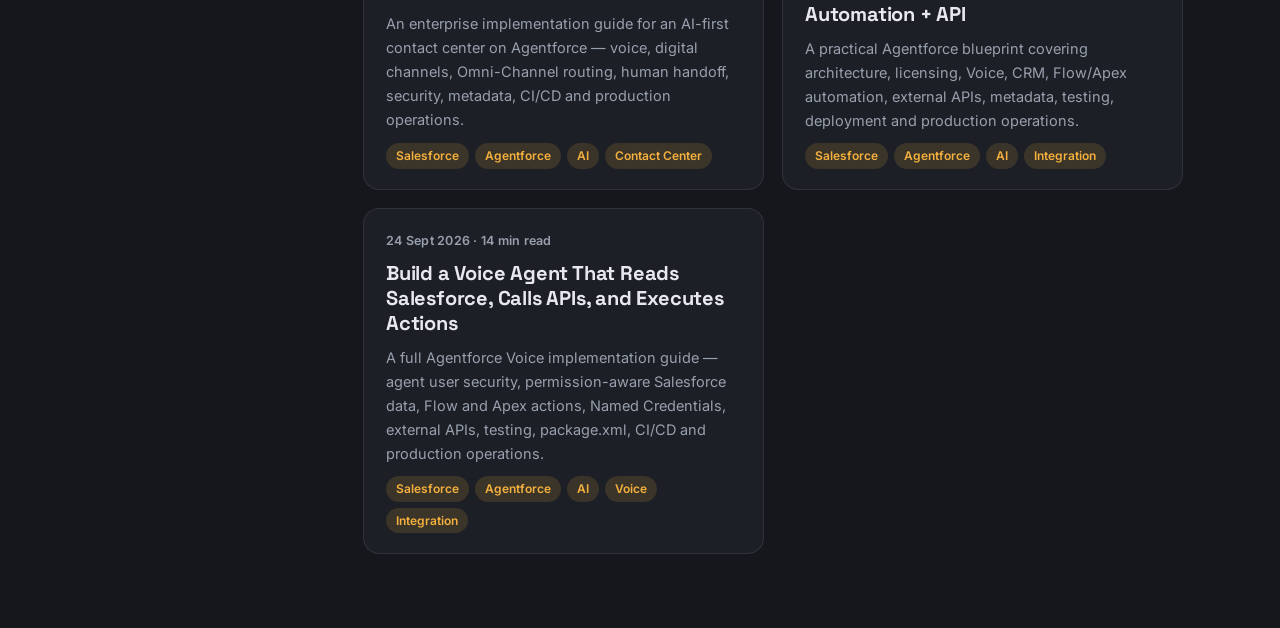
<file: blog.html>
<!DOCTYPE html>
<html lang="en" data-theme="amber">
<head>
<meta charset="UTF-8">
<meta name="viewport" content="width=device-width, initial-scale=1, viewport-fit=cover">
<title>Blogs — Isara Perera</title>
<meta name="description" content="Articles and notes by Isara Perera on enterprise software, Salesforce, integrations, cloud and AI.">
<link rel="preconnect" href="https://fonts.googleapis.com">
<link rel="preconnect" href="https://fonts.gstatic.com" crossorigin>
<link href="https://fonts.googleapis.com/css2?family=Space+Grotesk:wght@500;600;700&family=Inter:wght@400;500;600&display=swap" rel="stylesheet">
<link rel="stylesheet" href="css/styles.css">
<link rel="stylesheet" href="css/blog.css">
</head>
<body>

  <!-- SIDEBAR (shared component: js/components/sidebar.js) -->
  <div id="site-sidebar" data-page="blog"></div>
  <script src="js/components/sidebar.js"></script>

  <main>
    <!-- FLOATING SEARCH (opens js/components/search.js) -->
    <div class="blog-search-float">
      <button class="blog-search-btn" type="button" data-search-open aria-label="Search blogs">
        <svg viewBox="0 0 24 24" aria-hidden="true"><circle cx="11" cy="11" r="7"/><path d="m20 20-3.5-3.5"/></svg>
        <span>Search blogs…</span><kbd>⌘K</kbd>
      </button>
    </div>

    <section id="blog" class="blog-page">

      <!-- LIST VIEW -->
      <div id="blogList">
        <p class="eyebrow">Blogs</p>
        <h1 class="title">Notes &amp; articles</h1>
        <p class="lead">Writing on enterprise software, integrations, cloud and AI — lessons from real projects.</p>
        <div class="blog-filters" id="blogFilters" role="group" aria-label="Filter posts by topic"></div>
        <div class="blog-grid" id="blogGrid"></div>
        <p class="blog-empty" id="blogEmpty" hidden>No posts yet — check back soon.</p>
      </div>

      <!-- SINGLE POST VIEW -->
      <article class="blog-post" id="blogPost" hidden>
        <a href="blog.html" class="blog-back">
          <svg viewBox="0 0 24 24" fill="none" stroke="currentColor" stroke-width="2" stroke-linecap="round" stroke-linejoin="round" aria-hidden="true"><path d="M19 12H5M11 18l-6-6 6-6"/></svg>
          All posts
        </a>
        <p class="blog-meta" id="postMeta"></p>
        <h1 class="blog-post-title" id="postTitle"></h1>
        <div class="blog-tags" id="postTags"></div>
        <div class="blog-body" id="postBody"></div>
      </article>

    </section>
  </main>

<script src="js/blog-data.js"></script>
<script src="js/blog.js"></script>
<script src="js/sdd-builder.js"></script>
<script src="js/integration-lab.js"></script>
<script src="js/components/search.js"></script>
<script src="js/main.js"></script>
<script src="js/analytics-config.js"></script>
<script src="js/tracker.js"></script>
<script src="js/components/message.js"></script>
</body>
</html>
</file>
<file: css/styles.css>
/* ============================================================
     THEME TOKENS — change the default look by editing one line:
     the  data-theme="amber"  on the <html> tag above.
     Options built in: amber | ocean | teal | violet | coral
     Or tweak the hex values in :root below for a custom accent.
     ============================================================ */
  :root{
    --bg:#15171c;
    --surface:#1c1f26;
    --surface-2:#22262f;
    --text:#e7e9ee;
    --muted:#98a0ad;
    --line:rgba(255,255,255,.09);
    --line-strong:rgba(255,255,255,.16);

    /* accent + rail are overridden per theme below */
    --accent:#f4b13e;
    --accent-soft:rgba(244,177,62,.14);
    --rail:#f4b13e;
    --rail-ink:#191b20;
    --rail-ink-soft:rgba(25,27,32,.62);
    --rail-line:rgba(25,27,32,.18);
    --on-accent:#191b20;

    --maxw:820px;
    --rail-w:266px;
    --pad-top:env(safe-area-inset-top,0px);
    --pad-bottom:env(safe-area-inset-bottom,0px);
    box-sizing:border-box;
  }

  [data-theme="ocean"]{
    --accent:#3d9bff; --accent-soft:rgba(61,155,255,.16);
    --rail:#0f4c81; --rail-ink:#eef5ff; --rail-ink-soft:rgba(238,245,255,.66);
    --rail-line:rgba(255,255,255,.16); --on-accent:#0a0c10;
  }
  [data-theme="teal"]{
    --accent:#2dd4bf; --accent-soft:rgba(45,212,191,.16);
    --rail:#0d5b52; --rail-ink:#eafffb; --rail-ink-soft:rgba(234,255,251,.66);
    --rail-line:rgba(255,255,255,.16); --on-accent:#07100e;
  }
  [data-theme="violet"]{
    --accent:#9a86ff; --accent-soft:rgba(154,134,255,.18);
    --rail:#3a2f7a; --rail-ink:#f2efff; --rail-ink-soft:rgba(242,239,255,.66);
    --rail-line:rgba(255,255,255,.15); --on-accent:#0b0a12;
  }
  [data-theme="coral"]{
    --accent:#ff7a59; --accent-soft:rgba(255,122,89,.16);
    --rail:#8f3b2c; --rail-ink:#fff2ed; --rail-ink-soft:rgba(255,242,237,.66);
    --rail-line:rgba(255,255,255,.16); --on-accent:#180a06;
  }

  *,*::before,*::after{box-sizing:inherit}
  html{scroll-behavior:smooth;scroll-padding-top:calc(var(--pad-top) + 84px)}
  @media (prefers-reduced-motion:reduce){html{scroll-behavior:auto}}

  body{
    margin:0;
    padding-top:var(--pad-top);
    padding-bottom:var(--pad-bottom);
    background:var(--bg);
    color:var(--text);
    font-family:"Inter",system-ui,-apple-system,Segoe UI,Roboto,sans-serif;
    font-size:16px;line-height:1.65;
    -webkit-font-smoothing:antialiased;
    overflow-x:hidden;
  }

  h1,h2,h3,.display{font-family:"Space Grotesk","Inter",sans-serif;letter-spacing:-.01em}

  a{color:inherit}
  :focus-visible{outline:2px solid var(--accent);outline-offset:3px;border-radius:4px}

  /* ---------- LEFT RAIL ---------- */
  .rail{
    position:fixed;top:0;left:0;bottom:0;width:var(--rail-w);
    background:var(--rail);color:var(--rail-ink);
    display:flex;flex-direction:column;
    padding:calc(var(--pad-top) + 34px) 26px calc(var(--pad-bottom) + 22px);
    z-index:80;
  }
  .avatar{
    width:112px;height:112px;border-radius:20px;overflow:hidden;
    background:var(--bg);
    box-shadow:0 10px 30px rgba(0,0,0,.28);
    border:2px solid var(--rail-line);
    transition:opacity .25s ease,max-height .25s ease,border-width .25s ease,box-shadow .25s ease;
    max-height:112px;opacity:1;
  }
  .avatar img{width:100%;height:100%;object-fit:cover;display:block}
  .rail.home-active .avatar{opacity:0;max-height:0;border-width:0;box-shadow:none;pointer-events:none}
  .rail .name{font-family:"Space Grotesk";font-weight:700;font-size:22px;line-height:1.15;margin:22px 0 4px}
  .rail .role{font-size:13.5px;color:var(--rail-ink-soft);font-weight:500;margin-bottom:4px}
  .rail hr{border:0;border-top:1px solid var(--rail-line);margin:22px 0}

  nav.railnav{display:flex;flex-direction:column;gap:2px}
  nav.railnav a{
    text-decoration:none;font-weight:600;font-size:14.5px;
    padding:9px 12px;border-radius:9px;color:var(--rail-ink);
    display:flex;align-items:center;gap:11px;
    transition:background .15s ease;
  }
  nav.railnav a .dot{width:6px;height:6px;border-radius:50%;background:var(--rail-ink);opacity:.35;transition:opacity .15s,transform .15s}
  nav.railnav a .nav-text{display:inline-block;transition:transform .18s ease;transform-origin:left center}
  nav.railnav a:hover{background:var(--rail-line)}
  nav.railnav a:hover .nav-text{transform:scale(1.12)}
  nav.railnav a.active{background:var(--bg);color:var(--accent)}
  nav.railnav a.active .dot{background:var(--accent);opacity:1;transform:scale(1.4)}

  .rail-link{
    display:inline-flex;align-items:center;gap:6px;align-self:flex-start;margin:14px 0 0 12px;
    font-weight:600;font-size:14.5px;color:var(--rail-ink);
    text-decoration:underline;text-decoration-thickness:1.5px;text-underline-offset:4px;
    text-decoration-color:var(--rail-ink-soft);transition:text-decoration-color .15s,opacity .15s;
  }
  .rail-link svg{width:14px;height:14px;fill:none;stroke:currentColor;stroke-width:2.2;stroke-linecap:round;stroke-linejoin:round;transition:transform .15s}
  .rail-link:hover{text-decoration-color:currentColor}
  .rail-link:hover svg{transform:translate(2px,-2px)}
  .rail-link.current{text-decoration-color:currentColor}

  .rail .foot{margin-top:auto;padding-top:20px}
  .rail .socials{display:flex;gap:9px;margin-bottom:16px}
  .rail .socials a{
    width:34px;height:34px;border-radius:9px;border:1px solid var(--rail-line);
    display:grid;place-items:center;text-decoration:none;transition:background .15s;
  }
  .rail .socials a:hover{background:var(--rail-line)}
  .rail .socials svg{width:16px;height:16px;fill:var(--rail-ink)}

  .swatches{display:flex;gap:8px;align-items:center}
  .swatches .lbl{font-size:11px;color:var(--rail-ink-soft);font-weight:600;margin-right:2px}
  .swatch{width:19px;height:19px;border-radius:50%;border:2px solid transparent;cursor:pointer;padding:0;transition:transform .12s}
  .swatch:hover{transform:scale(1.15)}
  .swatch[aria-pressed="true"]{border-color:var(--rail-ink);box-shadow:0 0 0 2px var(--rail)}
  .sw-amber{background:#f4b13e}.sw-ocean{background:#3d9bff}.sw-teal{background:#2dd4bf}.sw-violet{background:#9a86ff}.sw-coral{background:#ff7a59}

  /* ---------- MOBILE TOPBAR ---------- */
  .topbar{
    display:none;position:fixed;top:0;left:0;right:0;z-index:70;
    background:var(--rail);color:var(--rail-ink);
    padding:calc(var(--pad-top) + 12px) 18px 12px;
    align-items:center;justify-content:space-between;
    box-shadow:0 6px 20px rgba(0,0,0,.22);
  }
  .topbar .tb-name{font-family:"Space Grotesk";font-weight:700;font-size:16px}
  .menu-btn{background:transparent;border:1px solid var(--rail-line);border-radius:9px;padding:8px 10px;cursor:pointer;color:var(--rail-ink);display:grid;gap:4px}
  .menu-btn span{display:block;width:20px;height:2px;background:var(--rail-ink);border-radius:2px}
  .scrim{display:none;position:fixed;inset:0;background:rgba(0,0,0,.5);z-index:55;opacity:0;transition:opacity .2s}

  /* ---------- MAIN ---------- */
  main{margin-left:var(--rail-w);padding:0 clamp(22px,5vw,64px)}
  section{max-width:var(--maxw);margin:0 auto;padding:74px 0;border-bottom:1px solid var(--line)}
  section:last-child{border-bottom:0}
  .eyebrow{font-size:12.5px;font-weight:600;color:var(--accent);letter-spacing:.02em;margin:0 0 14px}
  h2.title{font-size:clamp(28px,4.4vw,40px);font-weight:700;margin:0 0 8px;line-height:1.08;display:inline-block;transition:transform .22s ease;transform-origin:left center}
  h2.title:hover{transform:scale(1.05)}
  .lead{color:var(--muted);max-width:62ch}

  /* HERO */
  #home{min-height:calc(100vh - var(--pad-top));display:flex;flex-direction:column;justify-content:center;border-bottom:1px solid var(--line);padding-top:40px}
  .hero-name{font-size:clamp(40px,8vw,72px);font-weight:700;line-height:.98;margin:0}
  .hero-name b{color:var(--accent);font-weight:700;display:inline-block;transition:transform .25s ease;transform-origin:left center}
  .hero-name b:hover{transform:scale(1.06)}
  .hero-role{font-size:clamp(16px,2.4vw,20px);color:var(--muted);font-weight:500;margin:16px 0 0}
  .hero-blurb{margin:22px 0 0;max-width:60ch;color:var(--text)}
  .hero-cta{display:flex;flex-wrap:wrap;gap:12px;margin-top:30px}

  .hero-flex{display:flex;align-items:center;gap:46px}
  .hero-photo{flex:none;width:220px;height:220px;border-radius:24px;overflow:hidden;background:var(--surface);box-shadow:0 20px 44px rgba(0,0,0,.35);border:1px solid var(--line-strong);position:relative}
  .hero-photo img{width:100%;height:100%;object-fit:cover;display:block}
  .hero-text{flex:1 1 auto;min-width:260px}

  /* ZOOMABLE PHOTOS */
  .zoomable{cursor:zoom-in;transition:transform .45s cubic-bezier(.2,.8,.2,1),filter .3s}
  .zoomable:hover{transform:scale(1.08)}
  .zoomable:active{transform:scale(1.03)}
  .hero-photo::after,.cover-photo::after{
    content:"";position:absolute;inset:0;pointer-events:none;
    background:linear-gradient(to top,rgba(0,0,0,.32),transparent 40%);
    opacity:0;transition:opacity .3s;
  }
  .hero-photo:hover::after,.cover-photo:hover::after{opacity:1}
  .zoom-hint{
    position:absolute;left:50%;bottom:12px;transform:translateX(-50%) translateY(6px);
    display:flex;align-items:center;gap:6px;padding:6px 12px;border-radius:999px;
    background:rgba(0,0,0,.55);color:#fff;font-size:11.5px;font-weight:600;
    letter-spacing:.02em;opacity:0;transition:opacity .25s,transform .25s;pointer-events:none;
    z-index:2;white-space:nowrap;
  }
  .zoom-hint svg{width:13px;height:13px;flex:none}
  .hero-photo:hover .zoom-hint,.cover-photo:hover .zoom-hint{opacity:1;transform:translateX(-50%) translateY(0)}

  /* LIGHTBOX */
  .lightbox{
    position:fixed;inset:0;z-index:200;display:flex;align-items:center;justify-content:center;
    background:rgba(6,7,10,.86);backdrop-filter:blur(6px);-webkit-backdrop-filter:blur(6px);
    opacity:0;pointer-events:none;transition:opacity .28s ease;padding:40px;
  }
  .lightbox.open{opacity:1;pointer-events:auto}
  .lightbox img{
    max-width:min(88vw,560px);max-height:82vh;border-radius:20px;object-fit:cover;
    box-shadow:0 30px 80px rgba(0,0,0,.55);cursor:zoom-out;
    transform:scale(.85);opacity:0;transition:transform .32s cubic-bezier(.2,.8,.2,1),opacity .28s;
  }
  .lightbox.open img{transform:scale(1);opacity:1}
  .lightbox-close{
    position:absolute;top:22px;right:26px;width:42px;height:42px;border-radius:50%;
    border:1px solid rgba(255,255,255,.25);background:rgba(255,255,255,.08);color:#fff;
    display:flex;align-items:center;justify-content:center;cursor:pointer;transition:background .2s,transform .2s;
  }
  .lightbox-close:hover{background:rgba(255,255,255,.2);transform:rotate(90deg)}
  .lightbox-close svg{width:18px;height:18px}
  @media (max-width:640px){.lightbox{padding:20px}.lightbox img{max-width:92vw}}
  @media (max-width:640px){
    .hero-flex{flex-direction:column;align-items:flex-start;gap:28px}
    .hero-photo{width:150px;height:150px;border-radius:20px}
  }
  .btn{display:inline-flex;align-items:center;gap:9px;text-decoration:none;font-weight:600;font-size:14.5px;padding:12px 20px;border-radius:999px;transition:transform .12s,background .15s,border-color .15s;background:transparent;border:none;font-family:inherit;cursor:pointer}
  .btn svg{width:16px;height:16px;flex:none}
  .btn.solid{background:var(--accent);color:var(--on-accent)}
  .btn.solid:hover{transform:translateY(-2px)}
  .btn.ghost{border:1px solid var(--line-strong);color:var(--text)}
  .btn.ghost:hover{border-color:var(--accent);color:var(--accent)}

  /* STATS */
  .stats{display:grid;grid-template-columns:repeat(4,1fr);gap:1px;background:var(--line);border:1px solid var(--line);border-radius:14px;overflow:hidden;margin-top:34px}
  .stat{background:var(--surface);padding:22px 20px}
  .stat .n{font-family:"Space Grotesk";font-weight:700;font-size:30px;color:var(--accent);line-height:1}
  .stat .k{font-size:12.5px;color:var(--muted);margin-top:7px;font-weight:500}

  /* EXPERTISE */
  .exp-grid{display:grid;grid-template-columns:1fr 1fr;gap:26px 40px;margin-top:12px}
  .exp-cat h3{font-size:15px;font-weight:600;margin:0 0 12px;display:flex;align-items:center;gap:10px}
  .exp-cat h3::before{content:"";width:14px;height:2px;background:var(--accent);border-radius:2px}
  .tags{display:flex;flex-wrap:wrap;gap:7px}
  .tag{font-size:12.5px;color:var(--text);background:var(--surface);border:1px solid var(--line);border-radius:7px;padding:5px 10px;line-height:1.3}

  /* TIMELINE */
  .timeline{margin-top:14px;position:relative;padding-left:26px}
  .timeline::before{content:"";position:absolute;left:5px;top:6px;bottom:6px;width:2px;background:var(--line)}
  .job{position:relative;padding-bottom:34px}
  .job:last-child{padding-bottom:0}
  .job::before{content:"";position:absolute;left:-24.5px;top:6px;width:11px;height:11px;border-radius:50%;background:var(--bg);border:2px solid var(--accent)}
  .job .top{display:flex;justify-content:space-between;gap:14px;flex-wrap:wrap;align-items:baseline}
  .job .jt{font-family:"Space Grotesk";font-weight:600;font-size:17.5px;margin:0;display:inline-block;transition:transform .2s ease;transform-origin:left center}
  .job .jt:hover{transform:scale(1.05)}
  .job .co{color:var(--accent);font-weight:600;font-size:14.5px;margin:3px 0 0}
  .job .when{color:var(--muted);font-size:13px;font-weight:500;white-space:nowrap}
  .job ul{margin:12px 0 0;padding:0;list-style:none;display:grid;gap:8px}
  .job li{position:relative;padding-left:18px;color:var(--muted);font-size:14.5px;transition:transform .18s ease;transform-origin:left center}
  .job li:hover{transform:scale(1.035)}
  .job li::before{content:"";position:absolute;left:0;top:9px;width:6px;height:6px;border-radius:1px;background:var(--accent);opacity:.7}
  .job li b{color:var(--text);font-weight:600}

  /* Collapsible experience cards (enhanced by js/main.js) */
  .timeline.enhanced{display:grid;gap:14px}
  .job.collapsible{padding:0;background:var(--surface);border:1px solid var(--line);border-radius:14px;transition:border-color .25s ease,box-shadow .3s ease,background .25s ease}
  .job.collapsible:not(.open){cursor:pointer}
  @media (any-hover:hover){
    .job.collapsible:hover{border-color:var(--line-strong);box-shadow:0 12px 28px rgba(0,0,0,.28)}
    .job.collapsible:hover::before{transform:scale(1.2)}
    .job.collapsible:not(.open):hover .job-chev{color:var(--accent);border-color:var(--accent)}
    .job.open .top:hover .job-chev{transform:rotate(180deg) scale(1.08)}
  }
  .job.collapsible.open{border-color:color-mix(in srgb,var(--accent) 45%,transparent);background:linear-gradient(180deg,var(--accent-soft),transparent 120px),var(--surface);box-shadow:0 14px 34px rgba(0,0,0,.3)}
  .job.collapsible::before{top:24px;left:-25.5px;transition:background .25s ease,box-shadow .3s ease,transform .25s ease}
  .job.collapsible.open::before{background:var(--accent);box-shadow:0 0 0 5px var(--accent-soft)}
  .job.collapsible .top{display:grid;grid-template-columns:1fr auto auto;align-items:center;gap:6px 14px;padding:16px 18px;cursor:pointer;border-radius:14px;user-select:none}
  .job.collapsible .top:focus-visible{outline:2px solid var(--accent);outline-offset:2px}
  .job.collapsible .jt:hover{transform:none}
  .job-count{display:inline-block;margin-top:8px;font-size:12px;font-weight:600;color:var(--muted);background:var(--surface-2);border:1px solid var(--line);border-radius:999px;padding:2px 10px;transition:opacity .25s ease,max-height .3s ease,margin .3s ease;max-height:30px;overflow:hidden}
  .job.open .job-count{opacity:0;max-height:0;margin-top:0;padding-block:0;border-width:0}
  .job-chev{width:32px;height:32px;border-radius:50%;display:grid;place-items:center;flex:none;color:var(--muted);background:var(--surface-2);border:1px solid var(--line);transition:transform .35s cubic-bezier(.34,1.56,.64,1),color .2s ease,background .2s ease,border-color .2s ease}
  .job-chev svg{width:16px;height:16px}
  .job.open .job-chev{transform:rotate(180deg);color:var(--on-accent);background:var(--accent);border-color:var(--accent)}
  .job.collapsible .top:active .job-chev{transform:scale(.88);color:var(--accent);border-color:var(--accent);transition-duration:.1s}
  .job.open .top:active .job-chev{transform:rotate(180deg) scale(.88);color:var(--on-accent)}
  .job-body{display:grid;grid-template-rows:0fr;transition:grid-template-rows .4s cubic-bezier(.4,0,.2,1)}
  .job.open .job-body{grid-template-rows:1fr}
  .job-body > .job-inner{overflow:hidden;min-height:0}
  .job.collapsible ul{margin:0;padding:2px 18px 18px;border-top:1px solid transparent}
  .job.collapsible li{opacity:0;transform:translateY(-6px);transition:opacity .3s ease,transform .3s ease;transition-delay:0s}
  .job.collapsible li:hover{transform:translateX(4px)}
  .job.open li{opacity:1;transform:none;transition-delay:calc(var(--i,0) * 60ms + 120ms),calc(var(--i,0) * 60ms + 120ms)}
  .job.open li:hover{transform:translateX(4px);transition-delay:0s}
  .job-tools{display:flex;justify-content:flex-end;margin:-6px 0 10px}
  .job-tools button{font:inherit;font-size:12.5px;font-weight:600;color:var(--muted);background:none;border:1px solid var(--line);border-radius:999px;padding:5px 12px;cursor:pointer;transition:color .2s ease,border-color .2s ease}
  .job-tools button:hover{color:var(--accent);border-color:var(--accent)}
  @media (max-width:640px){
    .job.collapsible .top{grid-template-columns:1fr auto;padding:14px}
    .job.collapsible .top .when{grid-column:1;grid-row:2}
    .job.collapsible .job-chev{grid-column:2;grid-row:1 / span 2}
    .job.collapsible ul{padding:2px 14px 16px}
  }
  @media (prefers-reduced-motion:reduce){
    .job.collapsible,.job-body,.job-chev,.job.collapsible li,.job.collapsible::before{transition:none}
  }
  @media print{
    .job-body{grid-template-rows:1fr}
    .job.collapsible li{opacity:1;transform:none}
    .job-chev,.job-count,.job-tools{display:none}
  }

  /* Collapsible expertise categories (enhanced by JS) */
  .exp-grid.enhanced{display:flex;gap:16px;align-items:flex-start;margin-top:0}
  .exp-col{flex:1;min-width:0;display:flex;flex-direction:column;gap:14px}
  @media (max-width:900px){
    .exp-grid.enhanced{flex-direction:column;align-items:stretch;gap:14px}
    .exp-col{display:contents}
  }
  .exp-cat.collapsible{min-width:0;background:var(--surface);border:1px solid var(--line);border-radius:14px;transition:border-color .25s ease,box-shadow .3s ease,background .25s ease,transform .25s ease}
  .exp-cat.collapsible:not(.open){cursor:pointer}
  @media (any-hover:hover){
    .exp-cat.collapsible:hover{border-color:var(--line-strong);box-shadow:0 12px 28px rgba(0,0,0,.28)}
    .exp-cat.collapsible:not(.open):hover{transform:translateY(-2px)}
    .exp-cat.collapsible:not(.open):hover .job-chev{color:var(--accent);border-color:var(--accent)}
    .exp-cat.collapsible:hover .cat-icon{transform:rotate(-8deg) scale(1.08)}
    .exp-cat.open .cat-head:hover .job-chev{transform:rotate(180deg) scale(1.08)}
  }
  .exp-cat.collapsible.open{border-color:color-mix(in srgb,var(--accent) 45%,transparent);background:linear-gradient(180deg,var(--accent-soft),transparent 110px),var(--surface);box-shadow:0 14px 34px rgba(0,0,0,.3)}
  .cat-head{display:grid;grid-template-columns:auto 1fr auto;align-items:center;gap:14px;padding:14px 16px;cursor:pointer;border-radius:14px;user-select:none}
  .cat-head:focus-visible{outline:2px solid var(--accent);outline-offset:2px}
  .cat-icon{width:38px;height:38px;border-radius:10px;display:grid;place-items:center;color:var(--accent);background:var(--accent-soft);border:1px solid color-mix(in srgb,var(--accent) 30%,transparent);transition:transform .35s cubic-bezier(.34,1.56,.64,1),background .25s ease,color .25s ease}
  .cat-icon svg{width:19px;height:19px}
  .exp-cat.open .cat-icon{background:var(--accent);color:var(--on-accent)}
  .cat-text{min-width:0}
  .exp-cat.collapsible h3{margin:0;font-family:"Space Grotesk";font-size:15.5px}
  .exp-cat.collapsible h3::before{display:none}
  .cat-peek{margin:5px 0 0;font-size:12.5px;color:var(--muted);white-space:nowrap;overflow:hidden;text-overflow:ellipsis;max-height:22px;transition:opacity .25s ease,max-height .3s ease,margin .3s ease}
  .cat-peek em{font-style:normal;color:var(--accent);font-weight:600}
  .cat-count{display:inline-block;margin-right:8px;font-size:11.5px;font-weight:700;color:var(--text);background:var(--surface-2);border:1px solid var(--line);border-radius:999px;padding:0 8px;line-height:18px}
  .exp-cat.open .cat-peek{opacity:0;max-height:0;margin-top:0}
  .exp-cat.open .job-chev{transform:rotate(180deg);color:var(--on-accent);background:var(--accent);border-color:var(--accent)}
  .cat-head:active .job-chev{transform:scale(.88);color:var(--accent);border-color:var(--accent);transition-duration:.1s}
  .exp-cat.open .cat-head:active .job-chev{transform:rotate(180deg) scale(.88);color:var(--on-accent)}
  .cat-body{display:grid;grid-template-rows:0fr;transition:grid-template-rows .4s cubic-bezier(.4,0,.2,1)}
  .exp-cat.open .cat-body{grid-template-rows:1fr}
  .cat-body > .cat-inner{overflow:hidden;min-height:0}
  .exp-cat.collapsible .tags{padding:2px 16px 16px}
  #expertise .exp-cat.collapsible .tag{opacity:0;transform:translateY(6px) scale(.94);transition:opacity .28s ease,transform .3s cubic-bezier(.34,1.56,.64,1),border-color .15s,background .15s,color .15s;transition-delay:0s}
  #expertise .exp-cat.open .tag{opacity:1;transform:none;transition-delay:calc(var(--i,0) * 35ms + 100ms),calc(var(--i,0) * 35ms + 100ms),0s,0s,0s}
  #expertise .exp-cat.open .tag.tag-clickable:hover{transform:translateY(-2px);color:var(--accent);transition-delay:0s}
  @media (max-width:640px){
    .cat-head{padding:12px 14px;gap:12px}
    .exp-cat.collapsible .tags{padding:2px 14px 14px}
  }
  @media (prefers-reduced-motion:reduce){
    .exp-cat.collapsible,.cat-body,.cat-icon,.cat-peek,#expertise .exp-cat.collapsible .tag{transition:none}
  }
  @media print{
    .cat-body{grid-template-rows:1fr}
    #expertise .exp-cat.collapsible .tag{opacity:1;transform:none}
    .cat-peek,#expertise .job-tools{display:none}
  }

  /* CERTS */
  .cert-lead{margin-top:10px}
  .cert-grid{display:grid;grid-template-columns:repeat(2,1fr);gap:12px;margin-top:22px}
  .cert{background:var(--surface);border:1px solid var(--line);border-radius:11px;padding:15px 16px;display:flex;gap:13px;align-items:flex-start}
  .cert .badge{width:38px;height:38px;border-radius:10px;background:rgba(0,161,224,.16);display:grid;place-items:center;flex:none}
  .cert .badge::before{content:"";width:20px;height:20px;background:#1ab2ff;-webkit-mask:url("data:image/svg+xml,%3Csvg%20xmlns='http://www.w3.org/2000/svg'%20viewBox='0%200%2024%2024'%3E%3Cpath%20d='M19.35%2010.04A7.49%207.49%200%200%200%2012%204C9.11%204%206.6%205.64%205.35%208.04A5.994%205.994%200%200%200%200%2014c0%203.31%202.69%206%206%206h13c2.76%200%205-2.24%205-5%200-2.64-2.05-4.78-4.65-4.96Z'/%3E%3C/svg%3E") center/contain no-repeat;mask:url("data:image/svg+xml,%3Csvg%20xmlns='http://www.w3.org/2000/svg'%20viewBox='0%200%2024%2024'%3E%3Cpath%20d='M19.35%2010.04A7.49%207.49%200%200%200%2012%204C9.11%204%206.6%205.64%205.35%208.04A5.994%205.994%200%200%200%200%2014c0%203.31%202.69%206%206%206h13c2.76%200%205-2.24%205-5%200-2.64-2.05-4.78-4.65-4.96Z'/%3E%3C/svg%3E") center/contain no-repeat}
  .cert .cn{font-weight:600;font-size:14px;line-height:1.3}
  .cert .cd{color:var(--muted);font-size:12.5px;margin-top:3px}
  .cert-more{margin-top:26px}
  .cert-more h3{font-size:14px;color:var(--muted);font-weight:600;margin:0 0 14px;display:flex;align-items:center;gap:10px;flex-wrap:wrap}
  .cert-more h3 .prov{display:inline-flex;align-items:center;gap:6px;font-size:11px;font-weight:600;color:#fff;background:#0a66c2;border-radius:999px;padding:4px 10px 4px 8px}
  .cert-more h3 .prov svg{width:12px;height:12px;fill:#fff;flex:none}
  .chips{display:flex;flex-wrap:wrap;gap:9px}
  .chip{display:inline-flex;align-items:center;gap:8px;font-size:13px;color:var(--text);font-weight:500;background:var(--surface);border:1px solid var(--line-strong);border-radius:999px;padding:7px 14px 7px 11px;transition:border-color .15s,transform .12s,background .15s}
  .chip:hover{border-color:#0a66c2;transform:translateY(-1px);background:var(--surface-2)}
  .chip::before{content:"";width:14px;height:14px;flex:none;background:#0a66c2;-webkit-mask:url("data:image/svg+xml,%3Csvg%20xmlns='http://www.w3.org/2000/svg'%20viewBox='0%200%2024%2024'%3E%3Cpath%20d='M4.98%203.5A2.5%202.5%200%201%201%200%203.5a2.5%202.5%200%200%201%204.98%200ZM.24%208.25h4.5V24H.24V8.25ZM8.24%208.25h4.32v2.15h.06c.6-1.14%202.07-2.34%204.26-2.34%204.56%200%205.4%203%205.4%206.9V24h-4.5v-6.9c0-1.65-.03-3.78-2.3-3.78-2.3%200-2.65%201.8-2.65%203.66V24h-4.5V8.25Z'/%3E%3C/svg%3E") center/contain no-repeat;mask:url("data:image/svg+xml,%3Csvg%20xmlns='http://www.w3.org/2000/svg'%20viewBox='0%200%2024%2024'%3E%3Cpath%20d='M4.98%203.5A2.5%202.5%200%201%201%200%203.5a2.5%202.5%200%200%201%204.98%200ZM.24%208.25h4.5V24H.24V8.25ZM8.24%208.25h4.32v2.15h.06c.6-1.14%202.07-2.34%204.26-2.34%204.56%200%205.4%203%205.4%206.9V24h-4.5v-6.9c0-1.65-.03-3.78-2.3-3.78-2.3%200-2.65%201.8-2.65%203.66V24h-4.5V8.25Z'/%3E%3C/svg%3E") center/contain no-repeat}
  .cert-more h3 .prov-ifs{background:linear-gradient(135deg,#8a3ffc,#4318a8)}
  .prov-ifs img{width:14px;height:14px;border-radius:4px;flex:none;display:block}
  .chip-ifs:hover{border-color:#8a3ffc}
  .chip-ifs::before{content:"";width:16px;height:16px;border-radius:4px;flex:none;-webkit-mask:none;mask:none;background:url("../assets/img/ifs.png") center/cover no-repeat}
  .edu{margin-top:26px;padding-top:22px;border-top:1px solid var(--line)}
  .edu .d{font-family:"Space Grotesk";font-weight:600;font-size:16px}
  .edu .s{color:var(--muted);font-size:14px;margin-top:2px}

  /* CONTACT */
  .contact-grid{display:grid;grid-template-columns:repeat(2,1fr);gap:12px;margin-top:24px}
  .cc{display:flex;gap:14px;align-items:center;background:var(--surface);border:1px solid var(--line);border-radius:12px;padding:16px 18px;text-decoration:none;transition:border-color .15s,transform .12s}
  .cc:hover{border-color:var(--accent);transform:translateY(-2px)}
  .cc svg{width:20px;height:20px;fill:var(--accent);flex:none}
  .cc .l{font-size:12px;color:var(--muted)}
  .cc .v{font-weight:600;font-size:14.5px;word-break:break-word}
  .cc-cal{grid-column:1 / -1;background:var(--accent-soft);border-color:var(--accent)}
  .cc-phone{position:relative;cursor:pointer;user-select:none}
  .cc-phone .chev{margin-left:auto;width:14px;height:14px;fill:var(--muted);flex:none;transition:transform .18s}
  .cc-phone.open .chev{transform:rotate(180deg)}
  .cc-phone.open{border-color:var(--accent)}
  .phone-menu{position:absolute;left:0;right:0;top:calc(100% + 8px);background:var(--surface);border:1px solid var(--line-strong);border-radius:12px;padding:6px;box-shadow:0 12px 28px rgba(0,0,0,.35);z-index:20;opacity:0;transform:translateY(-6px);pointer-events:none;transition:opacity .16s,transform .16s}
  .cc-phone.open .phone-menu{opacity:1;transform:translateY(0);pointer-events:auto}
  .phone-menu a{display:flex;align-items:center;gap:10px;padding:10px 12px;border-radius:8px;text-decoration:none;color:var(--text);font-size:14px;font-weight:600}
  .phone-menu a:hover{background:var(--surface-2)}
  .phone-menu svg{width:18px;height:18px;flex:none}
  .phone-menu .call-opt svg{fill:var(--accent)}
  .phone-menu .wa-opt svg{fill:#25d366}
  .phone-menu .li-opt svg{fill:#0a66c2}
  .foot-note{margin-top:34px;color:var(--muted);font-size:13px}
  .foot-link{margin-top:10px}
  .foot-link a{color:var(--accent);font-weight:600;text-decoration:none}
  .foot-link a:hover{text-decoration:underline}

  /* ---------- SEND A MESSAGE (js/components/message.js) ---------- */
  .msg-fab{position:fixed;right:20px;bottom:calc(20px + var(--pad-bottom));z-index:91;display:grid;place-items:center;width:48px;height:48px;padding:0;border-radius:50%;border:none;background:var(--accent);color:var(--on-accent);font:inherit;font-weight:600;font-size:14px;letter-spacing:.01em;cursor:pointer;box-shadow:0 12px 28px rgba(0,0,0,.38);transition:transform .2s ease,box-shadow .2s,opacity .15s}
  .msg-fab:hover{transform:translateY(-2px);box-shadow:0 14px 30px rgba(0,0,0,.42)}
  .msg-fab .msg-fab-ico{display:grid;place-items:center}
  .msg-fab .msg-fab-label{position:absolute;right:calc(100% + 10px);top:50%;white-space:nowrap;padding:7px 12px;border-radius:8px;background:var(--surface-2);border:1px solid var(--line-strong);color:var(--text);font-size:13px;box-shadow:0 8px 20px rgba(0,0,0,.3);opacity:0;transform:translate(6px,-50%);pointer-events:none;transition:opacity .18s ease,transform .18s ease}
  .msg-fab:hover .msg-fab-label,.msg-fab:focus-visible .msg-fab-label{opacity:1;transform:translate(0,-50%)}
  .msg-fab svg{width:20px;height:20px;fill:none;stroke:currentColor;stroke-width:2;stroke-linecap:round;stroke-linejoin:round}
  body:has(#fabWrap) .msg-fab{bottom:calc(80px + var(--pad-bottom))}
  body.cover-open .msg-fab,body:has(.rail.open) .msg-fab,.msg-fab.is-hidden{display:none}
  body:has(.fab-wrap.open) .msg-fab{opacity:0;pointer-events:none}
  .msg-panel{position:fixed;right:20px;bottom:calc(20px + var(--pad-bottom));z-index:95;width:min(390px,calc(100vw - 32px));max-height:calc(100dvh - 40px - var(--pad-top) - var(--pad-bottom));overflow-y:auto;background:var(--surface);border:1px solid var(--line-strong);border-radius:16px;padding:18px;box-shadow:0 18px 44px rgba(0,0,0,.45);display:grid;gap:14px;animation:msgIn .18s ease}
  .msg-panel[hidden]{display:none}
  @keyframes msgIn{from{opacity:0;transform:translateY(10px)}to{opacity:1;transform:none}}
  @media (prefers-reduced-motion:reduce){.msg-panel{animation:none}}
  .msg-head{display:flex;align-items:flex-start;justify-content:space-between;gap:12px}
  .msg-head h3{margin:0;font-family:"Space Grotesk";font-size:17px}
  .msg-head p{margin:4px 0 0;color:var(--muted);font-size:13px}
  .msg-close{width:34px;height:34px;flex:none;border-radius:50%;border:1px solid var(--line-strong);background:transparent;color:var(--muted);display:grid;place-items:center;cursor:pointer}
  .msg-close:hover{color:var(--text);border-color:var(--accent)}
  .msg-close svg{width:16px;height:16px}
  .msg-form{display:grid;gap:12px}
  .msg-form label{display:grid;gap:6px;font-size:12px;color:var(--muted)}
  .msg-form input,.msg-form textarea{width:100%;font:inherit;font-size:15px;color:var(--text);background:var(--surface-2);border:1px solid var(--line-strong);border-radius:10px;padding:10px 12px}
  .msg-form textarea{resize:vertical;min-height:110px}
  .msg-form input:focus,.msg-form textarea:focus{outline:none;border-color:var(--accent)}
  .msg-form .msg-hp{position:absolute;left:-9999px;width:1px;height:1px;overflow:hidden}
  .msg-actions{display:flex;align-items:center;gap:12px;flex-wrap:wrap}
  .msg-actions .btn:disabled{opacity:.6;cursor:default;transform:none}
  .msg-status{margin:0;font-size:13px;color:var(--muted)}
  .msg-note{margin:0;font-size:12px;color:var(--muted)}
  .msg-status.ok{color:var(--accent)}
  .msg-status.err{color:#ff8a7a}
  @media (max-width:640px){
    .msg-fab{right:14px;bottom:calc(14px + var(--pad-bottom));width:46px;height:46px;padding:0;justify-content:center;border-radius:50%}
    .msg-fab .msg-fab-label{display:none}
    body:has(#fabWrap) .msg-fab{bottom:calc(70px + var(--pad-bottom))}
    .msg-panel{right:12px;left:12px;bottom:calc(12px + var(--pad-bottom));width:auto;max-height:calc(100dvh - 24px - var(--pad-top) - var(--pad-bottom))}
  }

  /* ---------- FLOATING QUICK ACTIONS ---------- */
  .fab-wrap{position:fixed;right:20px;bottom:calc(20px + var(--pad-bottom));z-index:90;display:flex;flex-direction:column;align-items:flex-end}
  body.cover-open .fab-wrap,.fab-wrap.hide-fab{display:none}
  .fab-actions{display:flex;flex-direction:column;align-items:flex-end;gap:10px;margin-bottom:12px;padding-right:4px;opacity:0;transform:translateY(10px) scale(.96);pointer-events:none;transition:opacity .18s ease,transform .18s ease}
  .fab-wrap.open .fab-actions{opacity:1;transform:translateY(0) scale(1);pointer-events:auto}
  .fab-action{display:flex;align-items:center;gap:10px;text-decoration:none;background:none;border:none;padding:0;font:inherit;cursor:pointer}
  .fab-action .fab-label{background:var(--surface);color:var(--text);font-size:12.5px;font-weight:600;padding:7px 12px;border-radius:8px;border:1px solid var(--line-strong);white-space:nowrap;box-shadow:0 8px 18px rgba(0,0,0,.28);opacity:0;transform:translateX(6px);transition:opacity .15s,transform .15s}
  .fab-action:hover .fab-label,.fab-action:focus-visible .fab-label{opacity:1;transform:translateX(0)}
  .fab-action .fab-ico{width:40px;height:40px;border-radius:50%;display:grid;place-items:center;flex:none;box-shadow:0 8px 20px rgba(0,0,0,.3)}
  .fab-action .fab-ico svg{width:18px;height:18px}
  .fab-main{position:relative;overflow:visible;width:48px;height:48px;border-radius:50%;border:none;background:var(--accent);color:var(--on-accent);display:grid;place-items:center;cursor:pointer;box-shadow:0 12px 28px rgba(0,0,0,.38);transition:transform .2s ease}
  .fab-main:hover{transform:translateY(-2px)}
  .fab-main svg{grid-area:1/1;width:20px;height:20px;fill:none;stroke:currentColor;stroke-width:2;stroke-linecap:round;stroke-linejoin:round;transition:transform .25s ease,opacity .2s ease;position:relative;z-index:1}
  .fab-main .fab-ico-close{opacity:0;transform:rotate(-90deg)}
  .fab-wrap.open .fab-main .fab-ico-open{opacity:0;transform:rotate(90deg)}
  .fab-wrap.open .fab-main .fab-ico-close{opacity:1;transform:none}
  .fab-pulse{grid-area:1/1;position:absolute;inset:0;border-radius:50%;background:var(--accent);opacity:.4;animation:fabPulse 2.4s ease-out infinite}
  .fab-wrap.open .fab-pulse{display:none}
  @keyframes fabPulse{0%{transform:scale(1);opacity:.4}100%{transform:scale(1.45);opacity:0}}
  @media (prefers-reduced-motion:reduce){.fab-pulse{animation:none;display:none}}
  @media (max-width:640px){
    .fab-wrap{right:14px;bottom:calc(14px + var(--pad-bottom))}
    .fab-main{width:46px;height:46px}
    .fab-action .fab-ico{width:38px;height:38px}
    .fab-action .fab-label{display:none}
  }

  /* ---------- COVER (landing splash) ---------- */
  body.cover-open{overflow:hidden}
  .cover{
    position:fixed;inset:0;z-index:200;
    background:var(--accent);
    display:flex;align-items:center;justify-content:center;
    padding:5vh 6vw;
    overflow:hidden;
    transition:opacity .45s ease;
  }
  @media (max-width:760px){.cover{overflow-y:auto;padding:calc(env(safe-area-inset-top,0px) + 18px) 5vw calc(env(safe-area-inset-bottom,0px) + 18px)}}
  .cover.closing{opacity:0;pointer-events:none}
  .cover-bubbles{position:absolute;inset:0;z-index:0;pointer-events:none;overflow:hidden}
  .cover-bubbles .bub{
    position:absolute;border-radius:50%;
    background:radial-gradient(circle at 30% 26%, rgba(255,255,255,.95), rgba(255,255,255,.18) 45%, rgba(255,255,255,.04) 75%);
    border:1px solid rgba(255,255,255,.45);
    box-shadow:inset -8px -8px 16px rgba(0,0,0,.08), inset 6px 6px 14px rgba(255,255,255,.6), 0 8px 18px rgba(0,0,0,.12);
  }
  .cover-bubbles .bub::after{
    content:"";position:absolute;inset:0;border-radius:50%;
    background:conic-gradient(from 120deg, rgba(255,110,190,.22), rgba(110,200,255,.22), rgba(255,225,110,.22), rgba(255,110,190,.22));
    mix-blend-mode:overlay;opacity:.6;
  }
  .cover-bubbles .b1{width:96px;height:96px;top:8%;left:7%;animation:bfloat1 8s ease-in-out infinite}
  .cover-bubbles .b2{width:150px;height:150px;top:54%;left:2%;animation:bfloat2 11s ease-in-out infinite -4s}
  .cover-bubbles .b3{width:34px;height:34px;top:15%;right:9%;animation:bfloat3 6.5s ease-in-out infinite -6s}
  .cover-bubbles .b4{width:122px;height:122px;bottom:5%;right:4%;animation:bfloat4 9.5s ease-in-out infinite -2s}
  .cover-bubbles .b5{width:26px;height:26px;top:38%;left:20%;animation:bfloat5 5.5s ease-in-out infinite -3s}
  .cover-bubbles .b6{width:82px;height:82px;bottom:17%;left:40%;animation:bfloat6 7.5s ease-in-out infinite -7s}
  .cover-bubbles .b7{width:44px;height:44px;top:6%;right:30%;animation:bfloat3 7s ease-in-out infinite -3.5s}
  .cover-bubbles .b8{width:66px;height:66px;bottom:10%;left:20%;animation:bfloat5 9s ease-in-out infinite -5s}
  .cover-bubbles .b9{width:22px;height:22px;top:28%;left:13%;animation:bfloat6 6s ease-in-out infinite -2.5s}
  .cover-bubbles .b10{width:100px;height:100px;bottom:30%;right:17%;animation:bfloat2 10.5s ease-in-out infinite -6.5s}
  .cover-bubbles .b11{width:56px;height:56px;top:72%;left:9%;animation:bfloat4 8.5s ease-in-out infinite -1.5s}
  @keyframes bfloat1{0%,100%{transform:translate(0,0)}25%{transform:translate(48px,-64px)}50%{transform:translate(-12px,-108px)}75%{transform:translate(-52px,-34px)}}
  @keyframes bfloat2{0%,100%{transform:translate(0,0)}30%{transform:translate(70px,-40px)}60%{transform:translate(30px,-92px)}}
  @keyframes bfloat3{0%,100%{transform:translate(0,0)}40%{transform:translate(-40px,48px)}70%{transform:translate(-70px,-16px)}}
  @keyframes bfloat4{0%,100%{transform:translate(0,0)}35%{transform:translate(-46px,-54px)}65%{transform:translate(18px,-84px)}}
  @keyframes bfloat5{0%,100%{transform:translate(0,0)}50%{transform:translate(40px,-70px)}}
  @keyframes bfloat6{0%,100%{transform:translate(0,0)}45%{transform:translate(-32px,-78px)}}
  @media (prefers-reduced-motion:reduce){.cover-bubbles .bub{animation:none}}
  @media (max-width:760px){.cover-bubbles .b2,.cover-bubbles .b4,.cover-bubbles .b6,.cover-bubbles .b7,.cover-bubbles .b8,.cover-bubbles .b10{display:none}}
  .cover-card{
    position:relative;z-index:1;
    width:100%;max-width:1020px;max-height:90vh;
    background:var(--bg);border-radius:30px;
    display:flex;align-items:center;gap:40px;
    padding:76px 76px 76px 108px;
    box-shadow:0 30px 70px rgba(0,0,0,.35);
  }
  .cover-photo-wrap{position:relative;flex:none;margin:-64px 0 -64px -128px}
  .cover-photo{position:relative;z-index:1;width:280px;height:360px;border-radius:24px;overflow:hidden;box-shadow:0 22px 46px rgba(0,0,0,.4)}
  .cover-photo img{width:100%;height:100%;object-fit:cover;display:block}
  .cover-arrow{flex:none;width:42px;color:var(--accent)}
  .cover-arrow svg{width:100%;height:auto;display:block}
  .cover-text{flex:1;min-width:0}
  .cover-hi{color:var(--muted);font-weight:600;letter-spacing:.08em;font-size:15px;text-transform:uppercase;margin:0 0 10px}
  .cover-name{font-family:"Space Grotesk";font-weight:700;font-size:clamp(36px,4.8vw,54px);color:var(--text);margin:0;line-height:1.05}
  .cover-name b{color:var(--accent);display:inline-block;transition:transform .25s ease;transform-origin:left center}
  .cover-name b:hover{transform:scale(1.06)}
  .cover-role{color:var(--accent);font-weight:600;font-size:18px;margin:10px 0 0;text-wrap:balance}
  .cover-blurb{color:var(--muted);margin:18px 0 0;max-width:48ch;font-size:17px}
  .cover-cta{display:flex;flex-wrap:wrap;gap:12px;margin-top:26px}
  .cover-btn{font-size:16px;padding:14px 24px}
  .cover-quick{display:flex;flex-wrap:wrap;gap:10px;margin-top:20px}
  .cover-quick a{
    display:flex;align-items:center;justify-content:center;width:42px;height:42px;
    border-radius:11px;border:1px solid var(--line-strong);background:var(--surface);
    transition:background .15s,border-color .15s,transform .15s;
  }
  .cover-quick a:hover{background:var(--accent-soft);border-color:var(--accent);transform:translateY(-2px)}
  .cover-quick svg{width:18px;height:18px;fill:var(--text)}
  @media (max-width:760px){
    .cover-card{flex-direction:column;align-items:center;text-align:center;padding:22px 20px;gap:14px;max-height:none;margin:auto 0}
    .cover-arrow{display:none}
    .cover-photo-wrap{margin:-38px 0 0}
    .cover-photo{width:150px;height:190px;border-radius:18px}
    .cover-hi{font-size:11.5px;margin:0 0 6px}
    .cover-name{font-size:clamp(22px,7vw,28px)}
    .cover-role{font-size:13px;margin:6px 0 0}
    .cover-blurb{font-size:12.5px;line-height:1.45;margin:10px 0 0;max-width:38ch}
    .cover-cta{justify-content:center;margin-top:14px;gap:8px}
    .cover-btn{font-size:13px;padding:10px 18px}
  }

  /* ---------- RESPONSIVE ---------- */
  @media (max-width:900px){
    .rail{transform:translateX(-100%);transition:transform .26s ease;width:min(300px,86vw);box-shadow:6px 0 30px rgba(0,0,0,.4)}
    .rail.open{transform:translateX(0)}
    .topbar{display:flex}
    .scrim.show{display:block;opacity:1}
    main{margin-left:0;padding:0 clamp(18px,6vw,30px)}
    #home{min-height:auto;padding-top:calc(var(--pad-top) + 96px)}
    section{padding:56px 0}
    .stats{grid-template-columns:1fr 1fr}
    .exp-grid{grid-template-columns:1fr;gap:22px}
    .cert-grid,.contact-grid{grid-template-columns:1fr}
  }
  @media (min-width:901px){.topbar,.scrim{display:none}}
  @media (max-width:420px){.hero-cta .btn{flex:1;justify-content:center}}

/* ============================================================
   SKILL TAGS — clickable (Technical expertise section)
   ============================================================ */
#expertise .tag.tag-clickable{
  cursor:pointer;user-select:none;
  transition:border-color .15s,transform .12s,background .15s,color .15s;
}
#expertise .tag.tag-clickable:hover{border-color:var(--accent);background:var(--surface-2);transform:translateY(-1px)}
#expertise .tag.tag-clickable:focus-visible{outline:2px solid var(--accent);outline-offset:2px}

/* ============================================================
   SKILL DETAIL MODAL
   ============================================================ */
.skill-modal{
  position:fixed;inset:0;z-index:210;display:flex;align-items:center;justify-content:center;
  padding:24px;opacity:0;pointer-events:none;transition:opacity .25s ease;
}
.skill-modal.open{opacity:1;pointer-events:auto}
.skill-modal-backdrop{
  position:absolute;inset:0;background:rgba(6,7,10,.72);
  backdrop-filter:blur(6px);-webkit-backdrop-filter:blur(6px);
}
.skill-modal-panel{
  position:relative;width:100%;max-width:520px;max-height:86vh;overflow-y:auto;
  background:var(--surface);border:1px solid var(--line-strong);border-radius:20px;
  padding:32px 30px 30px;box-shadow:0 30px 80px rgba(0,0,0,.5);
  transform:translateY(14px) scale(.97);opacity:0;
  transition:transform .28s cubic-bezier(.2,.8,.2,1),opacity .25s;
}
.skill-modal.open .skill-modal-panel{transform:translateY(0) scale(1);opacity:1}
.skill-modal-close{
  position:absolute;top:18px;right:18px;width:36px;height:36px;border-radius:50%;
  border:1px solid var(--line-strong);background:var(--surface-2);color:var(--text);
  display:flex;align-items:center;justify-content:center;cursor:pointer;
  transition:background .2s,transform .2s;
}
.skill-modal-close:hover{background:var(--line-strong);transform:rotate(90deg)}
.skill-modal-close svg{width:16px;height:16px}
.skill-modal-icon{
  width:56px;height:56px;border-radius:16px;display:flex;align-items:center;justify-content:center;
  background:var(--accent-soft);color:var(--accent);margin-bottom:18px;flex:none;
}
.skill-modal-icon svg{width:28px;height:28px}
.skill-modal-category{font-size:12px;font-weight:600;color:var(--accent);letter-spacing:.03em;margin:0 0 6px;text-transform:uppercase}
.skill-modal-title{font-size:22px;font-weight:700;margin:0 0 20px;line-height:1.2}
.skill-modal-body .sm-block{margin-bottom:18px}
.skill-modal-body .sm-block:last-child{margin-bottom:0}
.skill-modal-body h4{font-size:11.5px;font-weight:700;color:var(--muted);letter-spacing:.06em;text-transform:uppercase;margin:0 0 6px}
.skill-modal-body p{margin:0;color:var(--text);font-size:14.5px;line-height:1.6}
.skill-modal-body .sm-example{color:var(--muted);font-size:13.5px}
.skill-modal-body .sm-example b{color:var(--text);font-weight:600}
@media (max-width:640px){
  .skill-modal{padding:14px}
  .skill-modal-panel{padding:26px 20px 24px;border-radius:16px}
}

/* ---- Privacy notice (injected by js/tracker.js) ---- */
.privacy-notice{
  position:fixed;left:20px;bottom:calc(20px + var(--pad-bottom));z-index:220;
  max-width:360px;background:var(--surface);border:1px solid var(--line-strong);border-radius:14px;
  padding:14px 16px;box-shadow:0 12px 28px rgba(0,0,0,.38);color:var(--text);font-size:13px;line-height:1.5;
  animation:privacyIn .3s ease both;
}
.privacy-notice p{margin:0 0 10px;color:var(--muted)}
.privacy-actions{display:flex;justify-content:flex-end;gap:8px}
.privacy-btn{
  font:inherit;font-weight:600;font-size:13px;padding:6px 14px;border-radius:9px;cursor:pointer;
  background:transparent;color:var(--text);border:1px solid var(--line-strong);
}
.privacy-btn:hover{border-color:var(--accent)}
.privacy-btn.solid{background:var(--accent);border-color:var(--accent);color:var(--on-accent)}
.privacy-btn:focus-visible{outline:2px solid var(--accent);outline-offset:2px}
@keyframes privacyIn{from{opacity:0;transform:translateY(10px)}to{opacity:1;transform:none}}
@media (prefers-reduced-motion:reduce){.privacy-notice{animation:none}}
@media (max-width:640px){
  .privacy-notice{left:14px;right:78px;bottom:calc(14px + var(--pad-bottom));max-width:none}
}
</file>
<file: css/admin.css>
/* ============================================================
   ADMIN DASHBOARD — matches the site's dark theme and accents.
   ============================================================ */
:root{
  --bg:#15171c;
  --surface:#1c1f26;
  --surface-2:#22262f;
  --text:#e7e9ee;
  --muted:#98a0ad;
  --line:rgba(255,255,255,.09);
  --line-strong:rgba(255,255,255,.16);
  --accent:#f4b13e;
  --accent-soft:rgba(244,177,62,.14);
  --on-accent:#191b20;
  --hot:#ff7a59;
  color-scheme:dark;
}
[data-theme="ocean"]{ --accent:#3d9bff; --accent-soft:rgba(61,155,255,.16); --on-accent:#0a0c10; }
[data-theme="teal"]{ --accent:#2dd4bf; --accent-soft:rgba(45,212,191,.16); --on-accent:#07100e; }
[data-theme="violet"]{ --accent:#9a86ff; --accent-soft:rgba(154,134,255,.18); --on-accent:#0b0a12; }
[data-theme="coral"]{ --accent:#ff7a59; --accent-soft:rgba(255,122,89,.16); --on-accent:#180a06; --hot:#f4b13e; }

*,*::before,*::after{box-sizing:border-box}
body{
  margin:0;
  background:var(--bg);
  color:var(--text);
  font:15px/1.5 Inter, system-ui, sans-serif;
  -webkit-font-smoothing:antialiased;
}
h1,h2{font-family:'Space Grotesk', Inter, sans-serif;margin:0;letter-spacing:-.01em}
h1{font-size:clamp(26px, 4vw, 34px)}
h2{font-size:17px}
code{background:var(--surface-2);padding:1px 6px;border-radius:6px;font-size:13px}
.muted{color:var(--muted)}
.eyebrow{margin:0 0 4px;color:var(--accent);font-size:12px;font-weight:600;letter-spacing:.12em;text-transform:uppercase}
[hidden]{display:none !important}

.btn{
  font:inherit;font-weight:600;font-size:14px;
  border-radius:10px;padding:9px 16px;cursor:pointer;
  border:1px solid var(--line-strong);background:transparent;color:var(--text);
}
.btn{text-decoration:none}
.btn:hover{border-color:var(--accent)}
.btn.solid{background:var(--accent);border-color:var(--accent);color:var(--on-accent)}
.btn:disabled{opacity:.6;cursor:wait}
.btn:focus-visible, .seg button:focus-visible, summary:focus-visible{outline:2px solid var(--accent);outline-offset:2px}

/* ---- Login ---- */
.login{min-height:100vh;display:grid;place-items:center;padding:16px}
.login-card{
  width:100%;max-width:380px;background:var(--surface);border:1px solid var(--line);
  border-radius:16px;padding:28px;display:grid;gap:14px;
}
.login-card label{display:grid;gap:6px;font-size:13px;color:var(--muted)}
.login-card label.check{display:flex;align-items:center;gap:8px;color:var(--text);font-size:14px}
.login-card input[type=checkbox]{accent-color:var(--accent);width:16px;height:16px;margin:0}
.login-card input:not([type=checkbox]){
  font:inherit;color:var(--text);background:var(--surface-2);border:1px solid var(--line-strong);
  border-radius:10px;padding:10px 12px;
}
.login-card input:focus{outline:none;border-color:var(--accent)}
.login-error{margin:0;color:var(--hot);font-size:13px;min-height:1em}

/* ---- Layout ---- */
.dash{max-width:1180px;margin:0 auto;padding:28px 16px 64px}
.dash-head{display:flex;flex-wrap:wrap;gap:16px;align-items:flex-end;justify-content:space-between}
.dash-controls{display:flex;flex-wrap:wrap;gap:8px;align-items:center}
.dash-note{color:var(--muted);font-size:13px;margin:10px 0 20px}
.seg{display:inline-flex;background:var(--surface);border:1px solid var(--line);border-radius:10px;padding:3px}
.seg button{
  font:inherit;font-size:13px;font-weight:600;color:var(--muted);background:none;border:0;
  padding:6px 12px;border-radius:7px;cursor:pointer;
}
.seg button[aria-pressed="true"]{background:var(--accent-soft);color:var(--text)}

.tiles{display:grid;grid-template-columns:repeat(auto-fit, minmax(160px, 1fr));gap:12px;margin-bottom:12px}
.tile{background:var(--surface);border:1px solid var(--line);border-radius:14px;padding:16px}
.tile-label{margin:0;color:var(--muted);font-size:13px}
.tile-value{margin:4px 0 0;font:600 28px/1.1 'Space Grotesk', sans-serif}
.tile-sub{margin:4px 0 0;color:var(--muted);font-size:12px;min-height:1em}

.grid{display:grid;grid-template-columns:repeat(auto-fit, minmax(340px, 1fr));gap:12px;margin:12px 0}
.card{background:var(--surface);border:1px solid var(--line);border-radius:14px;padding:18px;min-width:0}
.card.wide{margin-top:12px}
.sub{margin:2px 0 12px;color:var(--muted);font-size:13px}
.card h2 + div, .card h2 + ol{margin-top:12px}
.empty{color:var(--muted);font-size:14px;margin:8px 0 0}

/* ---- Bar lists ---- */
.bars{list-style:none;margin:0;padding:0;display:grid;gap:10px}
.bar-row{display:grid;grid-template-columns:1fr auto;gap:2px 12px;align-items:baseline}
.bar-text{min-width:0;display:flex;flex-direction:column}
.bar-label{overflow:hidden;text-overflow:ellipsis;white-space:nowrap}
.bar-sub{color:var(--muted);font-size:12px;overflow:hidden;text-overflow:ellipsis;white-space:nowrap}
.bar-val{color:var(--muted);font-size:13px;font-variant-numeric:tabular-nums;white-space:nowrap}
.bar-track{grid-column:1 / -1;height:6px;border-radius:4px;background:var(--surface-2);overflow:hidden}
.bar-fill{display:block;height:100%;background:var(--accent);border-radius:0 4px 4px 0}
.bars-more{margin-top:10px}
.bars-more summary{cursor:pointer;color:var(--muted);font-size:13px}
.bars-more .bars{margin-top:10px}

/* ---- Day chart ---- */
.daychart{display:flex;gap:8px;height:200px;margin-top:16px}
.dc-axis{display:flex;flex-direction:column;justify-content:space-between;color:var(--muted);font-size:11px;padding-bottom:18px;text-align:right;min-width:18px}
.dc-plot{flex:1;display:flex;gap:2px;min-width:0}
.dc-col{flex:1;display:flex;flex-direction:column;min-width:0;cursor:default}
.dc-area{flex:1;display:flex;align-items:flex-end;justify-content:center;border-bottom:1px solid var(--line-strong);border-radius:4px 4px 0 0}
.dc-col:hover .dc-area{background:var(--accent-soft)}
.dc-bar{display:block;background:var(--accent);border-radius:4px 4px 0 0;max-width:36px;width:100%}
.dc-x{height:18px;padding-top:4px;text-align:center;font-size:11px;color:var(--muted);white-space:nowrap;overflow:visible}

.tip{
  position:absolute;z-index:10;pointer-events:none;max-width:260px;
  background:var(--surface-2);border:1px solid var(--line-strong);color:var(--text);
  font-size:13px;padding:6px 10px;border-radius:8px;box-shadow:0 8px 24px rgba(0,0,0,.35);
}

/* ---- Visits ---- */
.sess{border-top:1px solid var(--line)}
.sess:first-child{border-top:0}
.sess summary{
  list-style:none;cursor:pointer;padding:12px 4px;
  display:grid;grid-template-columns:minmax(150px, auto) 1fr auto;gap:4px 16px;align-items:center;
}
.sess summary::-webkit-details-marker{display:none}
.sess summary:hover{background:var(--surface-2);border-radius:8px}
.sess-who{display:flex;gap:8px;align-items:center;flex-wrap:wrap}
.sess-meta{color:var(--muted);font-size:13px;min-width:0;overflow:hidden;text-overflow:ellipsis;white-space:nowrap}
.sess-stats{font-size:13px;white-space:nowrap}
.badge{font-size:11px;font-weight:600;padding:2px 8px;border-radius:999px;background:var(--surface-2);color:var(--muted)}
.badge.hot{background:var(--accent-soft);color:var(--accent)}
.timeline{list-style:none;margin:4px 0 8px;padding:0 0 0 14px;border-left:2px solid var(--line);display:grid;gap:6px}
.ev{display:grid;grid-template-columns:96px 1fr;gap:10px;font-size:13px;position:relative}
.ev::before{content:'';position:absolute;left:-19px;top:6px;width:8px;height:8px;border-radius:50%;background:var(--line-strong)}
.ev-view::before{background:var(--text)}
.ev-contact::before{background:var(--accent)}
.ev-search::before{background:var(--muted)}
.ev time{color:var(--muted);font-variant-numeric:tabular-nums}
.ev b{font-weight:600}
.ev span{min-width:0;overflow-wrap:anywhere}
.sess-foot{font-size:12px;margin:0 0 12px 14px}
.more{margin-top:12px}

@media (max-width:640px){
  .grid{grid-template-columns:1fr}
  .sess summary{grid-template-columns:1fr}
  .sess-meta{white-space:normal}
  .dash-controls{width:100%}
  .ev{grid-template-columns:86px 1fr}
}

/* ---- Tabs ---- */
.tabs{display:flex;gap:4px;margin-top:20px;border-bottom:1px solid var(--line)}
.tabs button{
  font:inherit;font-weight:600;font-size:14px;color:var(--muted);background:none;border:0;cursor:pointer;
  padding:10px 14px;border-bottom:2px solid transparent;margin-bottom:-1px;display:inline-flex;align-items:center;gap:8px;
}
.tabs button:hover{color:var(--text)}
.tabs button[aria-selected="true"]{color:var(--text);border-bottom-color:var(--accent)}
.tabs button:focus-visible{outline:2px solid var(--accent);outline-offset:-2px;border-radius:6px}
.count{font-size:11px;font-weight:700;min-width:20px;padding:1px 6px;border-radius:999px;background:var(--accent);color:var(--on-accent);text-align:center}

/* ---- Needs-attention banner ---- */
.attention{
  display:flex;flex-wrap:wrap;gap:12px;align-items:center;justify-content:space-between;
  background:var(--accent-soft);border:1px solid var(--accent);border-radius:14px;padding:14px 18px;margin-bottom:12px;
}
.attention p{margin:0}

/* ---- Messages ---- */
.msg-toolbar{display:flex;flex-wrap:wrap;gap:10px;align-items:center;justify-content:space-between;margin-bottom:12px}
.msg-search{
  font:inherit;font-size:14px;color:var(--text);background:var(--surface);border:1px solid var(--line-strong);
  border-radius:10px;padding:8px 12px;width:min(320px, 100%);
}
.msg-search:focus{outline:none;border-color:var(--accent)}
#msgList{display:grid;gap:12px}
.msg{background:var(--surface);border:1px solid var(--line);border-radius:14px;padding:18px;min-width:0}
.msg-new{border-left:3px solid var(--accent)}
.msg-archived{opacity:.75}
.msg-top{display:flex;flex-wrap:wrap;gap:6px 16px;align-items:baseline;justify-content:space-between}
.msg-who{display:flex;flex-wrap:wrap;gap:6px 10px;align-items:center;min-width:0}
.msg-who a{color:var(--accent);text-decoration:none;overflow-wrap:anywhere}
.msg-who a:hover{text-decoration:underline}
.msg-top time{font-size:13px;white-space:nowrap}
.msg-body{margin:12px 0 0;white-space:pre-wrap;overflow-wrap:anywhere;line-height:1.6}
.msg-meta{margin:10px 0 0;color:var(--muted);font-size:12px;overflow-wrap:anywhere}
.msg-actions{display:flex;flex-wrap:wrap;gap:8px;margin-top:14px}
.btn.sm{font-size:13px;padding:6px 12px;border-radius:8px;text-decoration:none;display:inline-flex;align-items:center}
.btn.danger{color:var(--hot)}
.btn.danger:hover{border-color:var(--hot)}

/* ---- Toast ---- */
.toast{
  position:fixed;left:50%;bottom:24px;transform:translateX(-50%);z-index:20;
  display:flex;gap:14px;align-items:center;max-width:calc(100vw - 32px);
  background:var(--surface-2);border:1px solid var(--line-strong);border-radius:10px;padding:10px 14px;
  font-size:14px;box-shadow:0 8px 24px rgba(0,0,0,.4);
}
.toast-undo{font:inherit;font-weight:600;color:var(--accent);background:none;border:0;cursor:pointer;padding:0}

@media (max-width:640px){
  .msg-search{width:100%}
  .msg-toolbar .seg{overflow-x:auto;max-width:100%}
}

/* ---- A sender's visits, inside a message ---- */
.msg-visits{margin-top:12px;border:1px solid var(--line);border-radius:10px;padding:0 12px}
.msg-visits > summary{cursor:pointer;padding:10px 0;font-size:13px;font-weight:600;color:var(--accent)}
.msg-visits[open] > summary{border-bottom:1px solid var(--line)}
#messagesPanel{margin-top:16px}
</file>
<file: css/blog.css>
/* ============================================================
   BLOG PAGE — builds on the tokens in styles.css
   ============================================================ */
.blog-page{border-bottom:0;min-height:100vh;padding-top:36px}

/* Floating search bar — stays at the top while scrolling */
.blog-search-float{position:sticky;top:calc(var(--pad-top) + 16px);z-index:40;max-width:var(--maxw);margin:0 auto;padding-top:26px}
.blog-search-btn{
  display:flex;align-items:center;gap:12px;width:100%;
  font:inherit;font-size:15px;color:var(--muted);text-align:left;cursor:pointer;
  background:color-mix(in srgb,var(--surface) 82%,transparent);
  backdrop-filter:blur(12px);-webkit-backdrop-filter:blur(12px);
  border:1px solid var(--line-strong);border-radius:14px;padding:12px 14px 12px 16px;
  box-shadow:0 12px 30px rgba(0,0,0,.28);transition:border-color .15s,color .15s;
}
.blog-search-btn:hover{border-color:var(--accent);color:var(--text)}
.blog-search-btn svg{width:18px;height:18px;fill:none;stroke:currentColor;stroke-width:2.2;stroke-linecap:round;flex:none}
.blog-search-btn span{flex:1}
.blog-search-btn kbd{font:inherit;font-size:12px;font-weight:600;border:1px solid var(--line-strong);border-radius:6px;padding:1px 7px}

/* Filters */
.blog-filters{display:flex;flex-wrap:wrap;gap:8px;margin:28px 0 0}
.blog-filter{font:inherit;font-size:13px;font-weight:600;color:var(--muted);background:transparent;border:1px solid var(--line-strong);border-radius:999px;padding:6px 14px;cursor:pointer;transition:border-color .15s,color .15s,background .15s}
.blog-filter:hover{border-color:var(--accent);color:var(--accent)}
.blog-filter[aria-pressed="true"]{background:var(--accent);border-color:var(--accent);color:var(--on-accent)}

/* Cards */
.blog-grid{display:grid;grid-template-columns:repeat(auto-fill,minmax(300px,1fr));gap:18px;margin-top:28px}
.blog-card{display:flex;flex-direction:column;gap:10px;text-decoration:none;color:var(--text);background:var(--surface);border:1px solid var(--line);border-radius:16px;padding:22px 22px 20px;transition:transform .15s,border-color .15s,box-shadow .15s}
.blog-card:hover{transform:translateY(-3px);border-color:var(--accent);box-shadow:0 14px 30px rgba(0,0,0,.28)}
.blog-card-title{font-size:20px;line-height:1.25;margin:0}
.blog-card:hover .blog-card-title{color:var(--accent)}
.blog-summary{color:var(--muted);font-size:14.5px;margin:0;flex:1}
.blog-meta{font-size:12.5px;font-weight:600;color:var(--muted);margin:0;letter-spacing:.02em}
.blog-ext{color:var(--accent);margin-left:6px}
.blog-tags{display:flex;flex-wrap:wrap;gap:6px}
.blog-tag{font-size:12px;font-weight:600;color:var(--accent);background:var(--accent-soft);border-radius:999px;padding:3px 10px}
.blog-empty{color:var(--muted);margin-top:28px}

/* Single post */
.blog-post{max-width:68ch}
.blog-back{display:inline-flex;align-items:center;gap:8px;font-size:14px;font-weight:600;text-decoration:none;color:var(--muted);margin-bottom:28px;transition:color .15s}
.blog-back:hover{color:var(--accent)}
.blog-back svg{width:16px;height:16px}
.blog-post-title{font-size:clamp(30px,5vw,46px);line-height:1.08;margin:10px 0 16px}
.blog-post .blog-tags{margin-bottom:34px}

.blog-body{font-size:17px;line-height:1.75}
.blog-body h2{font-size:26px;line-height:1.2;margin:42px 0 12px}
.blog-body h3{font-size:20px;margin:32px 0 10px}
.blog-body p,.blog-body ul,.blog-body ol{margin:0 0 20px}
.blog-body li{margin-bottom:6px}
.blog-body a{color:var(--accent);text-underline-offset:3px}
.blog-body img{max-width:100%;height:auto;border-radius:12px;border:1px solid var(--line)}
.blog-body blockquote{margin:28px 0;padding:4px 0 4px 20px;border-left:3px solid var(--accent);color:var(--muted);font-style:italic}
.blog-body code{font-family:ui-monospace,SFMono-Regular,Menlo,Consolas,monospace;font-size:.88em;background:var(--surface);border:1px solid var(--line);border-radius:6px;padding:1px 6px}
.blog-body pre{background:var(--surface);border:1px solid var(--line);border-radius:12px;padding:18px 20px;overflow-x:auto;margin:0 0 24px}
.blog-body pre code{background:none;border:0;padding:0;font-size:14px;line-height:1.6}
.blog-body h2[id]{scroll-margin-top:24px}

/* Long-form article components */
.blog-lead{font-size:19px;color:var(--muted)}
.blog-equation{margin:0 0 28px;padding:18px 20px;border:1px solid var(--accent);background:var(--accent-soft);border-radius:12px;font-family:"Space Grotesk",sans-serif;font-weight:600;font-size:17px;line-height:1.5}
.blog-toc{background:var(--surface);border:1px solid var(--line);border-radius:12px;padding:18px 22px 14px;margin:0 0 28px}
.blog-toc strong{display:block;font-size:13px;letter-spacing:.08em;text-transform:uppercase;color:var(--muted);margin-bottom:8px}
.blog-toc ol{columns:2;column-gap:28px;margin:0;font-size:15px}
.blog-toc li{break-inside:avoid;margin-bottom:4px}
.blog-toc a{text-decoration:none}
.blog-toc a:hover{text-decoration:underline}

.blog-callout{margin:0 0 22px;padding:14px 18px;border-left:3px solid var(--accent);background:var(--surface);border-radius:0 10px 10px 0;font-size:16px}
.blog-callout.tip{border-left-color:#3ecf8e}
.blog-callout.warning{border-left-color:#ff9f43}
.blog-callout strong:first-child{color:var(--text)}

.blog-cards{display:grid;grid-template-columns:repeat(auto-fit,minmax(190px,1fr));gap:12px;margin:0 0 24px}
.blog-cards > div{background:var(--surface);border:1px solid var(--line);border-radius:12px;padding:14px 16px;font-size:14.5px;line-height:1.55;color:var(--muted)}
.blog-cards strong{display:block;color:var(--text);font-size:15.5px;margin-bottom:4px}
.blog-cards .num{display:block;font-family:"Space Grotesk",sans-serif;font-size:24px;font-weight:700;color:var(--accent);line-height:1.2}

.blog-table{overflow-x:auto;margin:0 0 24px;border:1px solid var(--line);border-radius:12px}
.blog-table table{width:100%;border-collapse:collapse;font-size:14.5px;line-height:1.55}
.blog-table th,.blog-table td{padding:10px 14px;text-align:left;vertical-align:top;border-bottom:1px solid var(--line)}
.blog-table tr:last-child td{border-bottom:0}
.blog-table th{background:var(--surface);font-weight:600;white-space:nowrap}

.blog-checklist{list-style:none;padding-left:0}
.blog-checklist li{position:relative;padding-left:30px}
.blog-checklist li::before{content:"";position:absolute;left:0;top:.35em;width:16px;height:16px;border:1.5px solid var(--accent);border-radius:4px}

.blog-sources{font-size:15px}
.blog-note-small{font-size:14px;color:var(--muted)}

/* Architecture diagram (inline SVG) */
.blog-diagram{overflow-x:auto;margin:0 0 24px;background:var(--surface);border:1px solid var(--line);border-radius:12px;padding:16px}
.blog-diagram svg{display:block;width:100%;min-width:640px;height:auto}
.blog-diagram .box{fill:var(--surface-2);stroke:var(--line-strong);stroke-width:2}
.blog-diagram .box.hl{fill:var(--accent-soft);stroke:var(--accent)}
.blog-diagram .t{font:600 17px "Space Grotesk",sans-serif;fill:var(--text)}
.blog-diagram .s{font:500 14px Inter,sans-serif;fill:var(--muted)}
.blog-diagram .ln{stroke:var(--muted);stroke-width:2}
.blog-diagram .head{fill:var(--muted)}

@media (max-width:900px){
  .blog-search-float{top:calc(var(--pad-top) + 72px);padding-top:calc(var(--pad-top) + 84px)}
  .blog-search-btn kbd{display:none}
  .blog-page{padding-top:28px}
  .blog-body h2[id]{scroll-margin-top:calc(var(--pad-top) + 110px)}
}
@media (max-width:640px){
  .blog-grid{grid-template-columns:1fr}
  .blog-body{font-size:16px}
  .blog-toc ol{columns:1}
}

/* ============================================================
   BLOG SEARCH MODAL (js/components/search.js)
   ============================================================ */
.search-modal{
  position:fixed;inset:0;z-index:220;display:flex;align-items:flex-start;justify-content:center;
  padding:12vh 24px 24px;opacity:0;pointer-events:none;transition:opacity .2s ease;
}
.search-modal.open{opacity:1;pointer-events:auto}
.search-backdrop{position:absolute;inset:0;background:rgba(6,7,10,.72);backdrop-filter:blur(6px);-webkit-backdrop-filter:blur(6px)}
.search-panel{
  position:relative;width:100%;max-width:640px;max-height:72vh;display:flex;flex-direction:column;
  background:var(--surface);border:1px solid var(--line-strong);border-radius:18px;
  box-shadow:0 30px 80px rgba(0,0,0,.5);overflow:hidden;
  transform:translateY(-10px) scale(.98);transition:transform .22s cubic-bezier(.2,.8,.2,1);
}
.search-modal.open .search-panel{transform:none}
.search-field{display:flex;align-items:center;gap:12px;padding:16px 18px;border-bottom:1px solid var(--line)}
.search-field svg{width:20px;height:20px;fill:none;stroke:var(--muted);stroke-width:2.2;stroke-linecap:round;flex:none}
.search-field input{flex:1;min-width:0;font:inherit;font-size:17px;color:var(--text);background:transparent;border:0;outline:0}
.search-field input::placeholder{color:var(--muted)}
.search-field input::-webkit-search-cancel-button{display:none}
.search-modal kbd{font:inherit;font-size:11.5px;font-weight:600;color:var(--muted);border:1px solid var(--line-strong);border-radius:6px;padding:1px 6px}
.search-esc{cursor:pointer}
.search-results{overflow-y:auto;padding:8px 10px 12px;overscroll-behavior:contain}
.search-group-label{font-size:11.5px;font-weight:700;color:var(--muted);letter-spacing:.06em;text-transform:uppercase;margin:12px 10px 6px}
.search-item{display:flex;flex-direction:column;gap:2px;padding:10px 12px;border-radius:10px;text-decoration:none;color:var(--text);border:1px solid transparent}
.search-item.active{background:var(--surface-2);border-color:var(--line-strong)}
.search-item.active .search-item-title{color:var(--accent)}
.search-item-title{font-weight:600;font-size:15px;line-height:1.35}
.search-item-sub{font-size:12.5px;font-weight:600;color:var(--muted)}
.search-item-text{font-size:13.5px;color:var(--muted);line-height:1.5;display:-webkit-box;-webkit-line-clamp:2;-webkit-box-orient:vertical;overflow:hidden}
.search-item mark{background:var(--accent-soft);color:var(--accent);border-radius:3px;padding:0 1px}
.search-ext{color:var(--accent);font-size:13px}
.search-empty{color:var(--muted);text-align:center;margin:28px 0}
.search-foot{display:flex;gap:18px;padding:10px 18px;border-top:1px solid var(--line);font-size:12px;color:var(--muted)}
.search-foot kbd{margin-right:3px}
@media (max-width:640px){
  .search-modal{padding:calc(var(--pad-top) + 12px) 12px 12px}
  .search-panel{max-height:calc(100dvh - var(--pad-top) - 24px);border-radius:14px}
  .search-foot{display:none}
}

.blog-figure{margin:0 0 24px}
.blog-figure figcaption{margin-top:8px;font-size:14px;line-height:1.5;color:var(--muted);text-align:center}

/* ============================================================
   SDD BUILDER (js/sdd-builder.js) — interactive tool in a post
   ============================================================ */
.sdd{margin:8px 0 32px;background:var(--surface);border:1px solid var(--line-strong);border-radius:16px;padding:22px;font-size:15px;line-height:1.55}
.sdd-head h3{margin:2px 0 6px;font-size:22px}
.sdd-head p{color:var(--muted);margin:0 0 6px}
.sdd-kicker{font-size:12px!important;font-weight:700;letter-spacing:.08em;text-transform:uppercase;color:var(--accent)!important;margin:0!important}
.sdd-step{border-top:1px solid var(--line);margin-top:18px;padding-top:16px}
.sdd-step h4{display:flex;align-items:center;gap:10px;margin:0 0 12px;font:600 16px "Space Grotesk",sans-serif}
.sdd-step h4 span{display:inline-grid;place-items:center;width:24px;height:24px;border-radius:50%;background:var(--accent);color:var(--on-accent);font-size:13px}
.sdd-grid{display:grid;grid-template-columns:repeat(2,minmax(0,1fr));gap:12px 14px}
.sdd-field{display:flex;flex-direction:column;gap:5px;min-width:0;margin:0;border:0;padding:0}
.sdd-field > span,.sdd-field legend{font-size:13px;font-weight:600;color:var(--text);padding:0}
.sdd-field em{font-style:normal;font-weight:500;color:var(--muted)}
.sdd-wide{grid-column:1 / -1}
.sdd input[type=text],.sdd input[type=date],.sdd select,.sdd textarea{
  width:100%;font:inherit;font-size:14.5px;color:var(--text);background:var(--bg);
  border:1px solid var(--line-strong);border-radius:10px;padding:9px 11px;transition:border-color .15s;
}
.sdd textarea{resize:vertical;line-height:1.5}
.sdd input:focus,.sdd select:focus,.sdd textarea:focus{outline:none;border-color:var(--accent)}
.sdd input[type=date]{color-scheme:dark}
.sdd-tiers{display:grid;grid-template-columns:repeat(3,minmax(0,1fr));gap:10px;margin-top:14px}
.sdd-tier{display:flex;flex-direction:column;gap:2px;text-align:left;font:inherit;color:var(--muted);background:var(--bg);border:1px solid var(--line-strong);border-radius:12px;padding:12px 14px;cursor:pointer;transition:border-color .15s,background .15s}
.sdd-tier strong{color:var(--text);font-size:15px}
.sdd-tier span{font-size:13.5px;color:var(--text)}
.sdd-tier small{font-size:12px}
.sdd-tier:hover{border-color:var(--accent)}
.sdd-tier[aria-checked="true"]{border-color:var(--accent);background:var(--accent-soft)}
.sdd-tier[aria-checked="true"] strong{color:var(--accent)}
.sdd-assist{margin-top:12px}
.sdd-assist summary{cursor:pointer;font-size:14px;font-weight:600;color:var(--accent);margin-bottom:10px}
.sdd-rec{margin:12px 0 0!important;font-size:14px;color:var(--muted)}
.sdd-checks{display:flex;flex-direction:row;flex-wrap:wrap;gap:8px}
.sdd-checks legend{width:100%;margin-bottom:2px}
.sdd-checks label{display:inline-flex;align-items:center;gap:7px;font-size:13.5px;background:var(--bg);border:1px solid var(--line-strong);border-radius:999px;padding:5px 12px;cursor:pointer}
.sdd-checks input,.sdd-toggle input{accent-color:var(--accent);margin:0}
.sdd-secs label{border-radius:8px}
.sdd-hint{font-size:13.5px;color:var(--muted);margin:-4px 0 10px!important}
.sdd-toggle{display:flex;align-items:center;gap:8px;margin-top:12px;font-size:14px;cursor:pointer}
.sdd-out{border-top:1px solid var(--line);margin-top:18px;padding-top:16px}
.sdd-bar{display:flex;align-items:center;justify-content:space-between;gap:10px;flex-wrap:wrap;margin-bottom:10px}
.sdd-tabs{display:inline-flex;border:1px solid var(--line-strong);border-radius:10px;overflow:hidden}
.sdd-tabs button{font:inherit;font-size:13.5px;font-weight:600;color:var(--muted);background:transparent;border:0;padding:7px 14px;cursor:pointer}
.sdd-tabs button[aria-selected="true"]{background:var(--accent);color:var(--on-accent)}
.sdd-tbd{font-size:13px;color:var(--muted)}
.sdd-paper,.sdd-md{max-height:620px;overflow:auto;border-radius:12px;border:1px solid var(--line-strong)}
.sdd-paper{background:#fff;color:#1e293b;padding:26px 28px;font-size:13.5px;line-height:1.55}
.sdd-paper h1{font-size:22px;line-height:1.2;margin:0 0 4px;color:#0f172a}
.sdd-paper .sub{color:#64748b;margin:0 0 18px;font-size:12.5px}
.sdd-paper h2{font-size:17px;margin:24px 0 8px;padding-bottom:4px;border-bottom:1px solid #cbd5e1;color:#0f172a}
.sdd-paper h3{font-size:14.5px;margin:16px 0 6px;color:#0f172a}
.sdd-paper p,.sdd-paper ul{margin:0 0 10px}
.sdd-paper li{margin-bottom:3px}
.sdd-paper .note{color:#64748b;font-style:italic;font-size:12.5px}
.sdd-paper table{width:100%;border-collapse:collapse;margin:0 0 12px;font-size:12.5px}
.sdd-paper th,.sdd-paper td{border:1px solid #cbd5e1;padding:5px 8px;text-align:left;vertical-align:top}
.sdd-paper th{background:#f1f5f9}
.sdd-paper figure{margin:0 0 12px;border:1px solid #e2e8f0;border-radius:8px;padding:8px;overflow-x:auto}
.sdd-paper figure svg{display:block;max-width:100%;height:auto;margin:0 auto}
.sdd-paper figcaption{color:#64748b;font-size:12px;text-align:center;margin-top:4px}
.sdd-md{margin:0;background:var(--bg);padding:16px 18px;font-size:12.5px;line-height:1.55;white-space:pre-wrap;word-break:break-word}
.sdd-actions{display:flex;flex-wrap:wrap;gap:8px;margin-top:14px}
.sdd-btn{font:inherit;font-size:14px;font-weight:600;color:var(--text);background:transparent;border:1px solid var(--line-strong);border-radius:10px;padding:8px 14px;cursor:pointer;transition:border-color .15s,color .15s}
.sdd-btn:hover{border-color:var(--accent);color:var(--accent)}
.sdd-btn.primary{background:var(--accent);border-color:var(--accent);color:var(--on-accent)}
.sdd-btn.primary:hover{color:var(--on-accent);filter:brightness(1.08)}
.sdd-btn.ghost{margin-left:auto;color:var(--muted)}
.sdd-status{min-height:1.4em;margin:8px 0 0!important;font-size:13.5px;color:var(--accent)}
.sdd-btn:disabled{opacity:.6;cursor:progress}
.sdd-btn.small{font-size:13px;padding:5px 10px;border-radius:8px}
.sdd-btn.small.ghost{margin-left:0}

/* Diagrams step */
.sdd-dgrid{display:grid;grid-template-columns:repeat(2,minmax(0,1fr));gap:12px}
.sdd-dcard{display:flex;flex-direction:column;background:var(--bg);border:1px solid var(--line-strong);border-radius:12px;overflow:hidden}
.sdd-dthumb{height:140px;background:#fff;display:flex;align-items:center;justify-content:center;padding:10px;border-bottom:1px solid var(--line-strong)}
.sdd-dthumb img{max-width:100%;max-height:100%;object-fit:contain}
.sdd-dinfo{display:flex;flex-direction:column;align-items:flex-start;gap:8px;padding:12px}
.sdd-dinfo strong{font-size:14.5px}
.sdd-dinfo select{font-size:13px;padding:6px 8px}
.sdd-dbadge{font-size:11.5px;font-weight:600;color:var(--muted);border:1px solid var(--line-strong);border-radius:999px;padding:1px 9px}
.sdd-dbadge.on{color:var(--accent);border-color:var(--accent);background:var(--accent-soft)}
.sdd-dbtns{display:flex;flex-wrap:wrap;gap:6px}
.sdd-dadd{display:flex;align-items:flex-end;gap:10px;margin-top:14px}
.sdd-dadd .sdd-field{flex:1}


@media (max-width:640px){
  .sdd{padding:16px;margin-left:-4px;margin-right:-4px}
  .sdd-grid,.sdd-tiers{grid-template-columns:1fr}
  .sdd-paper{padding:18px 16px}
  .sdd-btn.ghost{margin-left:0}
  .sdd-dgrid{grid-template-columns:1fr}
  .sdd-dadd{flex-direction:column;align-items:stretch}
}

/* ============================================================
   INTEGRATION LAB (js/integration-lab.js) — learning widgets
   ============================================================ */
.il{margin:8px 0 32px;background:var(--surface);border:1px solid var(--line-strong);border-radius:16px;padding:22px;font-size:15px;line-height:1.55}
.il p{margin:0 0 10px}
.il-head h3{margin:2px 0 6px;font-size:22px}
.il-head p{color:var(--muted)}
.il-kicker{font-size:12px!important;font-weight:700;letter-spacing:.08em;text-transform:uppercase;color:var(--accent)!important;margin:0!important}
.il-small{font-size:13.5px;color:var(--muted)}
.il-progress{display:flex;align-items:center;gap:12px;margin:12px 0 4px}
.il-bar{flex:1;height:8px;border-radius:999px;background:var(--bg);border:1px solid var(--line-strong);overflow:hidden}
.il-bar span{display:block;height:100%;background:var(--accent);transition:width .25s}
.il-plabel{font-size:13px;font-weight:600;color:var(--muted);white-space:nowrap}

.il-chips{display:flex;flex-wrap:wrap;gap:8px;margin:14px 0 4px}
.il-chip{font:inherit;font-size:13.5px;font-weight:600;color:var(--muted);background:var(--bg);border:1px solid var(--line-strong);border-radius:999px;padding:6px 13px;cursor:pointer;transition:border-color .15s,color .15s,background .15s}
.il-chip:hover{border-color:var(--accent);color:var(--text)}
.il-chip[aria-pressed="true"]{background:var(--accent);border-color:var(--accent);color:var(--on-accent)}

.il-btn{font:inherit;font-size:14px;font-weight:600;color:var(--text);background:transparent;border:1px solid var(--line-strong);border-radius:10px;padding:8px 14px;cursor:pointer;transition:border-color .15s,color .15s}
.il-btn:hover{border-color:var(--accent);color:var(--accent)}
.il-btn.primary{background:var(--accent);border-color:var(--accent);color:var(--on-accent)}
.il-btn.primary:hover{color:var(--on-accent);filter:brightness(1.08)}
.il-btn.small{font-size:13px;padding:5px 10px;border-radius:8px}
.il-btn.ghost{color:var(--muted)}
.il-actions{display:flex;flex-wrap:wrap;align-items:center;gap:8px;margin-top:14px}
.il-foot{display:flex;justify-content:flex-end;margin-top:14px}

/* Lessons */
.il-lessons{list-style:none;padding:0;margin:16px 0 0!important;display:flex;flex-direction:column;gap:8px}
.il-lessons li{margin:0}
.il-lesson{background:var(--bg);border:1px solid var(--line-strong);border-radius:12px;overflow:hidden}
.il-lesson.done{border-color:color-mix(in srgb,var(--accent) 45%,var(--line-strong))}
.il-lbtn{display:flex;align-items:center;gap:12px;width:100%;font:inherit;color:var(--text);background:transparent;border:0;padding:12px 14px;text-align:left;cursor:pointer}
.il-lbtn:hover .il-ltitle{color:var(--accent)}
.il-num{flex:none;display:inline-grid;place-items:center;width:30px;height:30px;border-radius:50%;border:1px solid var(--line-strong);font:700 12.5px "Space Grotesk",sans-serif;color:var(--accent)}
.il-lesson.done .il-num{background:var(--accent);border-color:var(--accent);color:var(--on-accent)}
.il-ltitle{flex:1;font-weight:600;font-size:15.5px}
.il-track{flex:none;font-size:11.5px;font-weight:600;color:var(--accent);background:var(--accent-soft);border-radius:999px;padding:2px 9px}
.il-lbtn::after{content:"";flex:none;width:8px;height:8px;border-right:2px solid var(--muted);border-bottom:2px solid var(--muted);transform:rotate(45deg);margin:0 4px 4px 2px;transition:transform .15s}
.il-lbtn[aria-expanded="true"]::after{transform:rotate(225deg);margin-bottom:-2px}
.il-lbody{padding:4px 16px 16px;border-top:1px solid var(--line)}
.il-idea{font-size:16px;margin-top:12px!important}
.il-more{font-size:14px;font-weight:600;color:var(--accent);text-decoration:none;margin-left:auto}
.il-more:hover{text-decoration:underline}

/* Flow nodes */
.il-flow{display:flex;flex-wrap:wrap;align-items:center;justify-content:center;gap:8px;padding:12px 0}
.il-node{background:var(--surface-2);border:1px solid var(--line-strong);border-radius:10px;padding:8px 12px;font:600 14px "Space Grotesk",sans-serif;text-align:center}
.il-arrow{color:var(--accent);font-size:20px;line-height:1}
.il-two{display:grid;grid-template-columns:1fr 1fr;gap:10px;margin:6px 0 12px}
.il-two > div{background:var(--surface);border:1px solid var(--line);border-radius:10px;padding:12px 14px;font-size:14.5px}
.il .il-two p{margin:4px 0 0;color:var(--muted)}
.il-two .good{border-left:3px solid #3ecf8e}
.il-two .bad{border-left:3px solid #ff9f43}
.il-watch{border-left:3px solid #ff9f43;background:var(--surface);padding:10px 14px;border-radius:0 10px 10px 0;font-size:14.5px}

/* Pattern tabs */
.il-tabs{display:flex;flex-wrap:wrap;gap:6px;margin:14px 0 6px}
.il-tabs button{font:inherit;font-size:13.5px;font-weight:600;color:var(--muted);background:var(--bg);border:1px solid var(--line-strong);border-radius:10px;padding:7px 12px;cursor:pointer}
.il-tabs button:hover{color:var(--text);border-color:var(--accent)}
.il-tabs button[aria-selected="true"]{background:var(--accent);border-color:var(--accent);color:var(--on-accent)}
.il-ppanel{background:var(--bg);border:1px solid var(--line-strong);border-radius:12px;padding:6px 16px 10px}

/* Questions */
.il-q{border:0;border-top:1px solid var(--line);margin:14px 0 0;padding:14px 0 0}
.il-q legend{float:left;width:100%;font-weight:600;font-size:15.5px;padding:0;margin-bottom:8px;display:flex;gap:10px}
.il-q legend + *{clear:both}
.il-qn{flex:none;display:inline-grid;place-items:center;width:24px;height:24px;border-radius:50%;background:var(--accent);color:var(--on-accent);font-size:12.5px;margin-top:1px}
.il-opt{display:flex;align-items:center;gap:10px;background:var(--bg);border:1px solid var(--line-strong);border-radius:10px;padding:9px 12px;margin:6px 0;cursor:pointer;font-size:14.5px}
.il-opt:hover{border-color:var(--accent)}
.il-opt input{accent-color:var(--accent);margin:0}
.il-opt.right{border-color:#3ecf8e;background:rgba(62,207,142,.1)}
.il-opt.wrong{border-color:#ff7a7a;background:rgba(255,122,122,.1)}
.il-opt:has(input:disabled){cursor:default}
.il-why{font-size:14px;margin:8px 0 0!important;padding:8px 12px;border-radius:8px;background:var(--bg)}
.il-why.ok strong{color:#3ecf8e}
.il-why.no strong{color:#ff9f43}
.il-result{margin-top:16px;padding:14px 16px;border:1px solid var(--accent);background:var(--accent-soft);border-radius:12px}
.il-result h4{margin:2px 0 6px;font:700 19px "Space Grotesk",sans-serif}

/* Calculator */
.il-form{display:grid;grid-template-columns:repeat(2,minmax(0,1fr));gap:12px 14px;margin:14px 0}
.il-form label{display:flex;flex-direction:column;gap:5px;font-size:13px;font-weight:600}
.il-form em{font-style:normal;font-weight:500;color:var(--muted)}
.il-form input{width:100%;font:inherit;font-size:15px;color:var(--text);background:var(--bg);border:1px solid var(--line-strong);border-radius:10px;padding:9px 11px}
.il-form input:focus{outline:none;border-color:var(--accent)}
.il-stats{display:grid;grid-template-columns:repeat(4,minmax(0,1fr));gap:1px;background:var(--line);border:1px solid var(--line);border-radius:12px;overflow:hidden;margin-bottom:10px}
.il-stats > div{background:var(--bg);padding:14px}
.il-stats .n{display:block;font:700 22px "Space Grotesk",sans-serif;color:var(--accent);line-height:1.15;word-break:break-word}
.il-stats .k{display:block;font-size:12.5px;color:var(--muted);margin-top:4px}

/* Checklist */
.il-checks{list-style:none;padding:0;margin:14px 0 0!important;display:grid;grid-template-columns:1fr 1fr;gap:6px}
.il-checks li{margin:0}
.il-checks label{display:flex;gap:10px;align-items:flex-start;background:var(--bg);border:1px solid var(--line-strong);border-radius:10px;padding:9px 12px;cursor:pointer;font-size:14px;line-height:1.45;height:100%}
.il-checks label:has(input:checked){border-color:color-mix(in srgb,var(--accent) 55%,var(--line-strong))}
.il-checks input{accent-color:var(--accent);margin:3px 0 0;flex:none}
.il-checks strong{display:block;font-size:13px;color:var(--accent)}
.il-status{min-height:1.4em;margin-top:8px!important;color:var(--accent)}

@media (max-width:640px){
  .il{padding:16px;margin-left:-4px;margin-right:-4px}
  .il-two,.il-form,.il-checks{grid-template-columns:1fr}
  .il-stats{grid-template-columns:1fr 1fr}
  .il-track{display:none}
  .il-more{margin-left:0}
}
</file>
